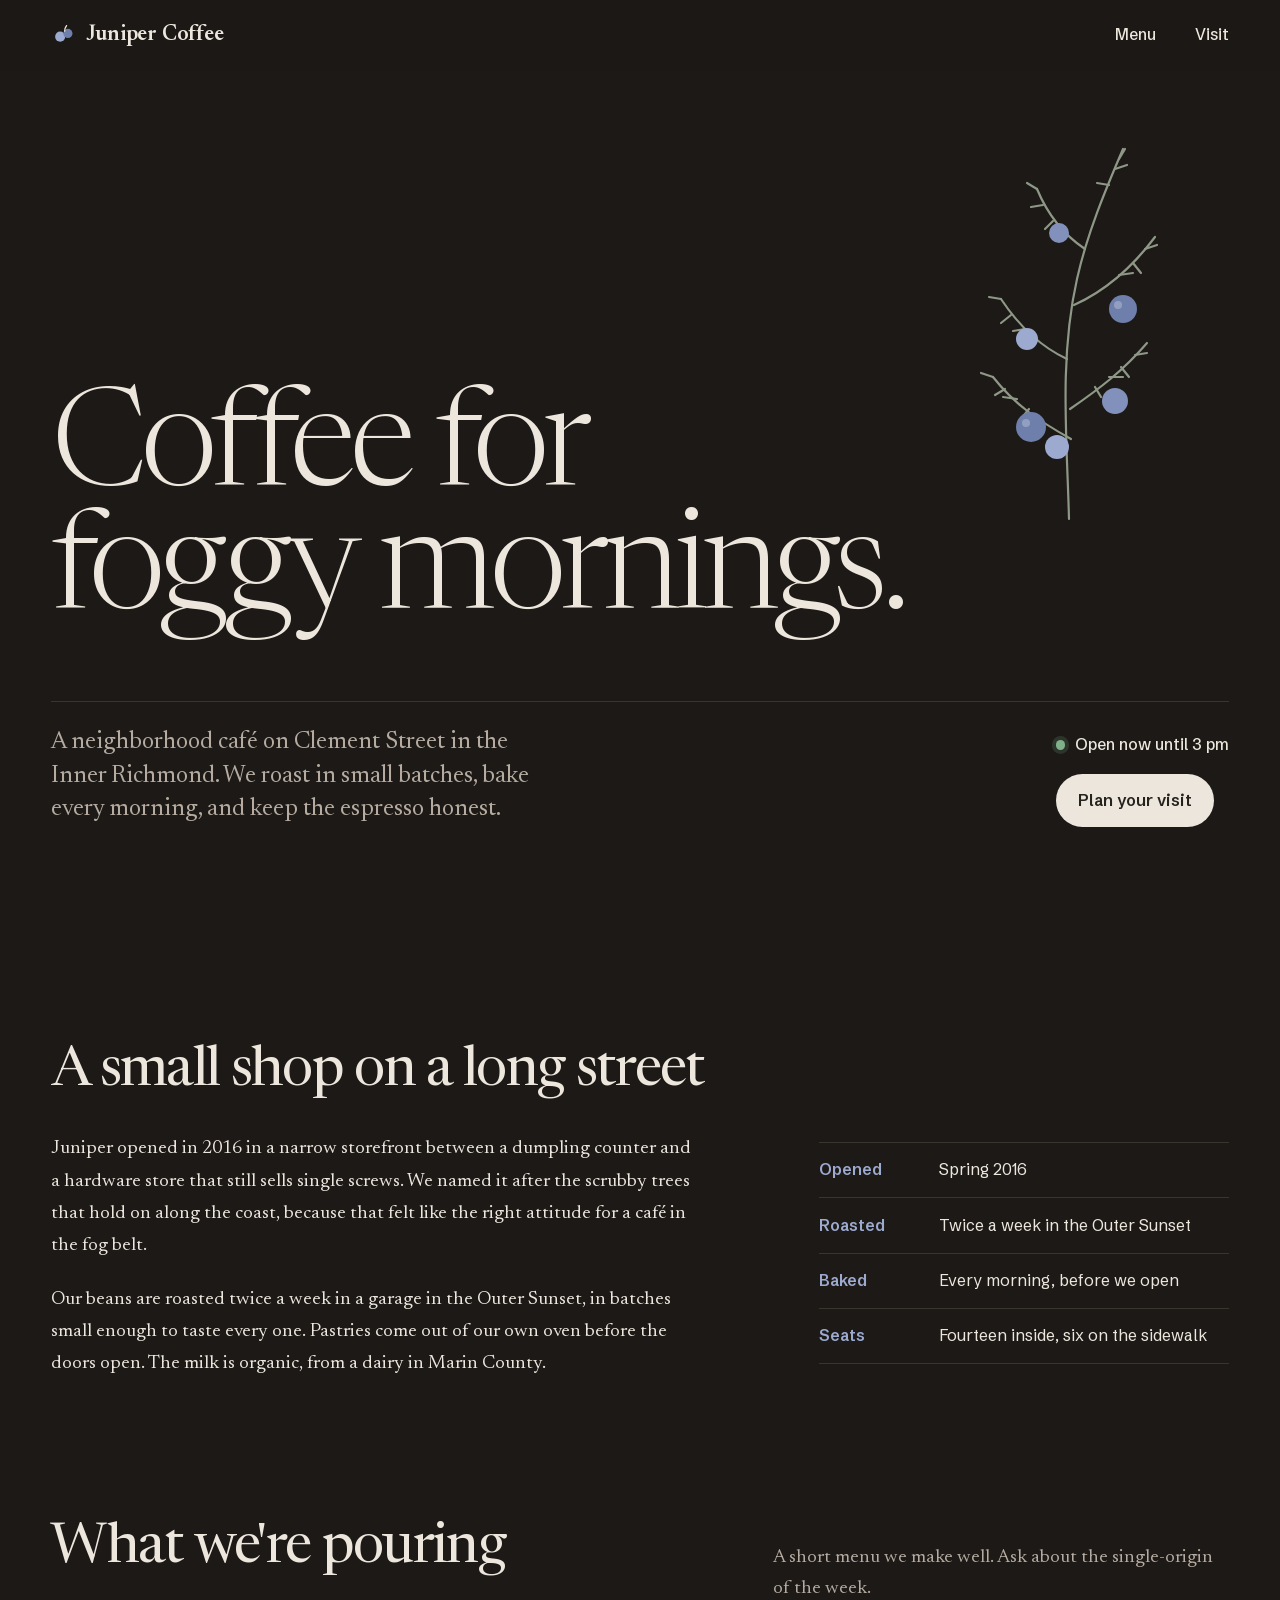
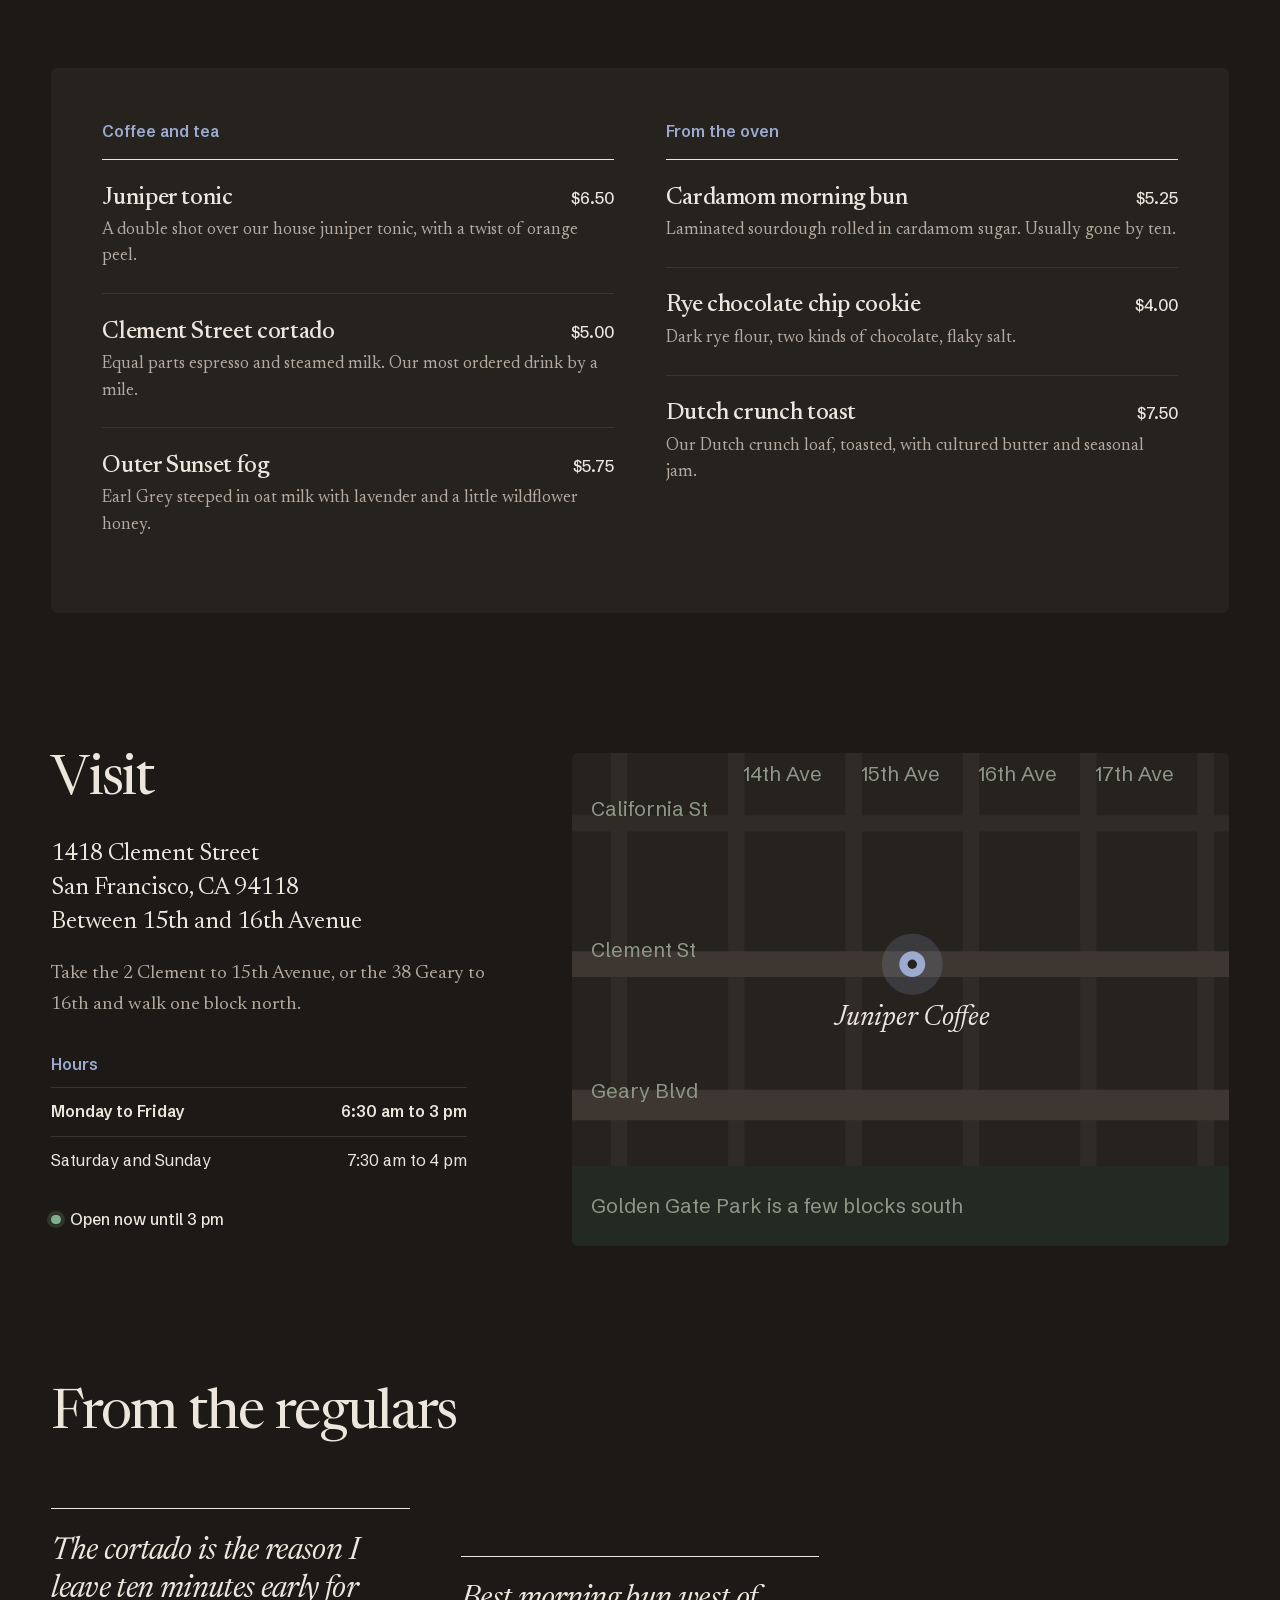
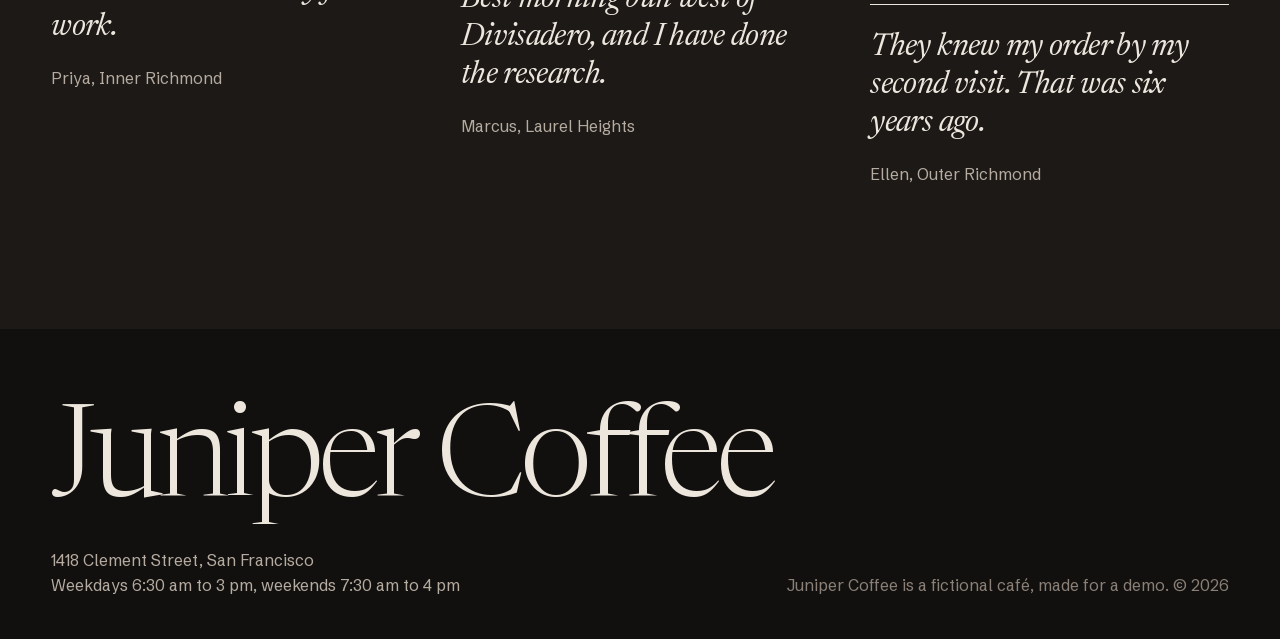
<file: site/index.html>
<!doctype html>
<html lang="en">
<head>
  <meta charset="utf-8">
  <meta name="viewport" content="width=device-width, initial-scale=1">
  <title>Juniper Coffee, Clement Street, San Francisco</title>
  <meta name="description" content="Juniper Coffee is a neighborhood café on Clement Street in San Francisco's Inner Richmond. Espresso, pour-over and morning buns, seven days a week.">
  <meta name="color-scheme" content="dark">
  <meta name="theme-color" content="#1C1916">
  <link rel="icon" href="assets/favicon.svg" type="image/svg+xml">
  <link rel="preload" href="assets/fonts/newsreader-roman.woff2" as="font" type="font/woff2" crossorigin>
  <link rel="stylesheet" href="styles.css">
</head>
<body>
  <a class="skip" href="#main">Skip to content</a>

  <header class="site-header">
    <a class="wordmark" href="#top" aria-label="Juniper Coffee, back to top">
      <svg viewBox="0 0 28 28" aria-hidden="true"><circle cx="10" cy="16" r="5.5" fill="#9DAAD0"/><circle cx="18.5" cy="12.5" r="5" fill="#6F7FAB"/><path d="M17 4c-1.5 2-2.2 3.6-2 6" stroke="currentColor" stroke-width="1.5" fill="none" stroke-linecap="round"/></svg>
      Juniper Coffee
    </a>
    <nav aria-label="Main">
      <a href="#menu">Menu</a>
      <a href="#visit">Visit</a>
    </nav>
  </header>

  <main id="main">
    <section class="hero" id="top">
            <figure class="sprig" aria-hidden="true">
        <svg viewBox="0 0 320 420">
          <g fill="none" stroke="#8E9886" stroke-width="2.2" stroke-linecap="round">
            <path d="M160 410 C158 330 150 250 168 170 C178 125 196 82 214 40"/>
            <path d="M162 330 C130 312 106 296 84 268"/><path d="M161 300 C190 280 214 262 238 234"/>
            <path d="M158 250 C128 236 108 214 92 190"/><path d="M165 196 C196 182 222 160 246 128"/>
            <path d="M176 140 C152 124 138 104 128 80"/>
            <path d="M84 268 l-12 -4 M96 280 l-10 6 M108 290 l-14 -2 M120 300 l-8 10 M226 246 l12 -2 M212 258 l8 10 M200 268 l14 0 M186 278 l6 10 M92 190 l-12 -2 M102 206 l-10 8 M116 220 l-12 2 M236 140 l12 -4 M224 154 l8 10 M210 166 l14 -2 M128 80 l-10 -6 M134 96 l-12 2 M144 112 l-8 8 M206 60 l12 -4 M200 76 l-12 -2 M210 50 l6 -10"/>
          </g>
          <g>
            <circle cx="122" cy="318" r="15" fill="#6F7FAB"/><circle cx="148" cy="338" r="12" fill="#9DAAD0"/>
            <circle cx="206" cy="292" r="13" fill="#8291BC"/><circle cx="118" cy="230" r="11" fill="#9DAAD0"/>
            <circle cx="214" cy="200" r="14" fill="#6F7FAB"/><circle cx="150" cy="124" r="10" fill="#8291BC"/>
            <circle cx="117" cy="314" r="4" fill="#fff" opacity=".25"/><circle cx="209" cy="196" r="4" fill="#fff" opacity=".25"/>
          </g>
        </svg>
      </figure>
      <div class="fog" aria-hidden="true"><span></span><span></span><span></span></div>
      <h1>Coffee for foggy mornings.</h1>
      <div class="hero-foot">
        <p class="lede">A neighborhood café on Clement Street in the Inner Richmond. We roast in small batches, bake every morning, and keep the espresso honest.</p>
        <div class="hero-status">
          <p class="status" data-status><span class="dot"></span><span data-status-text>1418 Clement Street</span></p>
          <a class="button" href="#visit">Plan your visit</a>
        </div>
      </div>
    </section>

    <section class="story" id="story" aria-labelledby="story-title">
      <div class="story-text">
        <h2 id="story-title">A small shop on a long street</h2>
        <p>Juniper opened in 2016 in a narrow storefront between a dumpling counter and a hardware store that still sells single screws. We named it after the scrubby trees that hold on along the coast, because that felt like the right attitude for a café in the fog belt.</p>
        <p>Our beans are roasted twice a week in a garage in the Outer Sunset, in batches small enough to taste every one. Pastries come out of our own oven before the doors open. The milk is organic, from a dairy in Marin County.</p>
      </div>
      <dl class="facts">
        <div><dt>Opened</dt><dd>Spring 2016</dd></div>
        <div><dt>Roasted</dt><dd>Twice a week in the Outer Sunset</dd></div>
        <div><dt>Baked</dt><dd>Every morning, before we open</dd></div>
        <div><dt>Seats</dt><dd>Fourteen inside, six on the sidewalk</dd></div>
      </dl>
    </section>

    <section class="menu" id="menu" aria-labelledby="menu-title">
      <div class="menu-head">
        <h2 id="menu-title">What we're pouring</h2>
        <p>A short menu we make well. Ask about the single-origin of the week.</p>
      </div>
      <div class="menu-groups">
        <div class="menu-group">
          <h3>Coffee and tea</h3>
          <ul>
            <li><div class="item"><span class="name">Juniper tonic</span><span class="price">$6.50</span></div><p>A double shot over our house juniper tonic, with a twist of orange peel.</p></li>
            <li><div class="item"><span class="name">Clement Street cortado</span><span class="price">$5.00</span></div><p>Equal parts espresso and steamed milk. Our most ordered drink by a mile.</p></li>
            <li><div class="item"><span class="name">Outer Sunset fog</span><span class="price">$5.75</span></div><p>Earl Grey steeped in oat milk with lavender and a little wildflower honey.</p></li>
          </ul>
        </div>
        <div class="menu-group">
          <h3>From the oven</h3>
          <ul>
            <li><div class="item"><span class="name">Cardamom morning bun</span><span class="price">$5.25</span></div><p>Laminated sourdough rolled in cardamom sugar. Usually gone by ten.</p></li>
            <li><div class="item"><span class="name">Rye chocolate chip cookie</span><span class="price">$4.00</span></div><p>Dark rye flour, two kinds of chocolate, flaky salt.</p></li>
            <li><div class="item"><span class="name">Dutch crunch toast</span><span class="price">$7.50</span></div><p>Our Dutch crunch loaf, toasted, with cultured butter and seasonal jam.</p></li>
          </ul>
        </div>
      </div>
    </section>

    <section class="visit" id="visit" aria-labelledby="visit-title">
      <div class="visit-text">
        <h2 id="visit-title">Visit</h2>
        <address>
          1418 Clement Street<br>
          San Francisco, CA 94118<br>
          Between 15th and 16th Avenue
        </address>
        <p class="transit">Take the 2 Clement to 15th Avenue, or the 38 Geary to 16th and walk one block north.</p>
        <table class="hours">
          <caption>Hours</caption>
          <tbody>
            <tr data-days="1,2,3,4,5"><th scope="row">Monday to Friday</th><td>6:30 am to 3 pm</td></tr>
            <tr data-days="6,0"><th scope="row">Saturday and Sunday</th><td>7:30 am to 4 pm</td></tr>
          </tbody>
        </table>
        <p class="status" data-status><span class="dot"></span><span data-status-text>Open seven days a week</span></p>
      </div>
      <figure class="map">
        <svg viewBox="0 0 560 420" role="img" aria-labelledby="map-title">
          <title id="map-title">Map showing Juniper Coffee on Clement Street between 15th and 16th Avenue, one block north of Geary Boulevard</title>
          <rect width="560" height="420" fill="#26221E"/>
          <rect x="0" y="352" width="560" height="68" fill="#222A21"/>
          <g stroke="#302B26" stroke-width="14">
            <path d="M0 60H560M0 300H560"/>
            <path d="M40 0V352M140 0V352M240 0V352M340 0V352M440 0V352M540 0V352"/>
          </g>
          <path d="M0 180H560" stroke="#3E3731" stroke-width="22"/>
          <path d="M0 300H560" stroke="#3E3731" stroke-width="26"/>
          <g font-family="Schibsted Grotesk, system-ui, sans-serif" font-size="17" fill="#8E9886">
            <text x="16" y="174">Clement St</text>
            <text x="16" y="294">Geary Blvd</text>
            <text x="16" y="54">California St</text>
            <text x="16" y="392">Golden Gate Park is a few blocks south</text>
            <text x="146" y="24">14th Ave</text><text x="246" y="24">15th Ave</text><text x="346" y="24">16th Ave</text><text x="446" y="24">17th Ave</text>
          </g>
          <g transform="translate(290 180)">
            <circle r="26" fill="#9DAAD0" opacity=".18"/>
            <circle r="11" fill="#9DAAD0"/>
            <circle r="4" fill="#26221E"/>
          </g>
          <text x="290" y="232" text-anchor="middle" font-family="Newsreader, Georgia, serif" font-style="italic" font-size="24" fill="#ECE6DD">Juniper Coffee</text>
        </svg>
      </figure>
    </section>

    <section class="quotes" aria-labelledby="quotes-title">
      <h2 id="quotes-title">From the regulars</h2>
      <div class="quote-list">
        <figure>
          <blockquote>The cortado is the reason I leave ten minutes early for work.</blockquote>
          <figcaption>Priya, Inner Richmond</figcaption>
        </figure>
        <figure>
          <blockquote>Best morning bun west of Divisadero, and I have done the research.</blockquote>
          <figcaption>Marcus, Laurel Heights</figcaption>
        </figure>
        <figure>
          <blockquote>They knew my order by my second visit. That was six years ago.</blockquote>
          <figcaption>Ellen, Outer Richmond</figcaption>
        </figure>
      </div>
    </section>
  </main>

  <footer class="site-footer">
    <p class="footer-mark">Juniper Coffee</p>
    <p>1418 Clement Street, San Francisco<br>Weekdays 6:30 am to 3 pm, weekends 7:30 am to 4 pm</p>
    <p class="fine">Juniper Coffee is a fictional café, made for a demo. &copy; <span data-year>2026</span></p>
  </footer>

  <script src="main.js" defer></script>
</body>
</html>
</file>
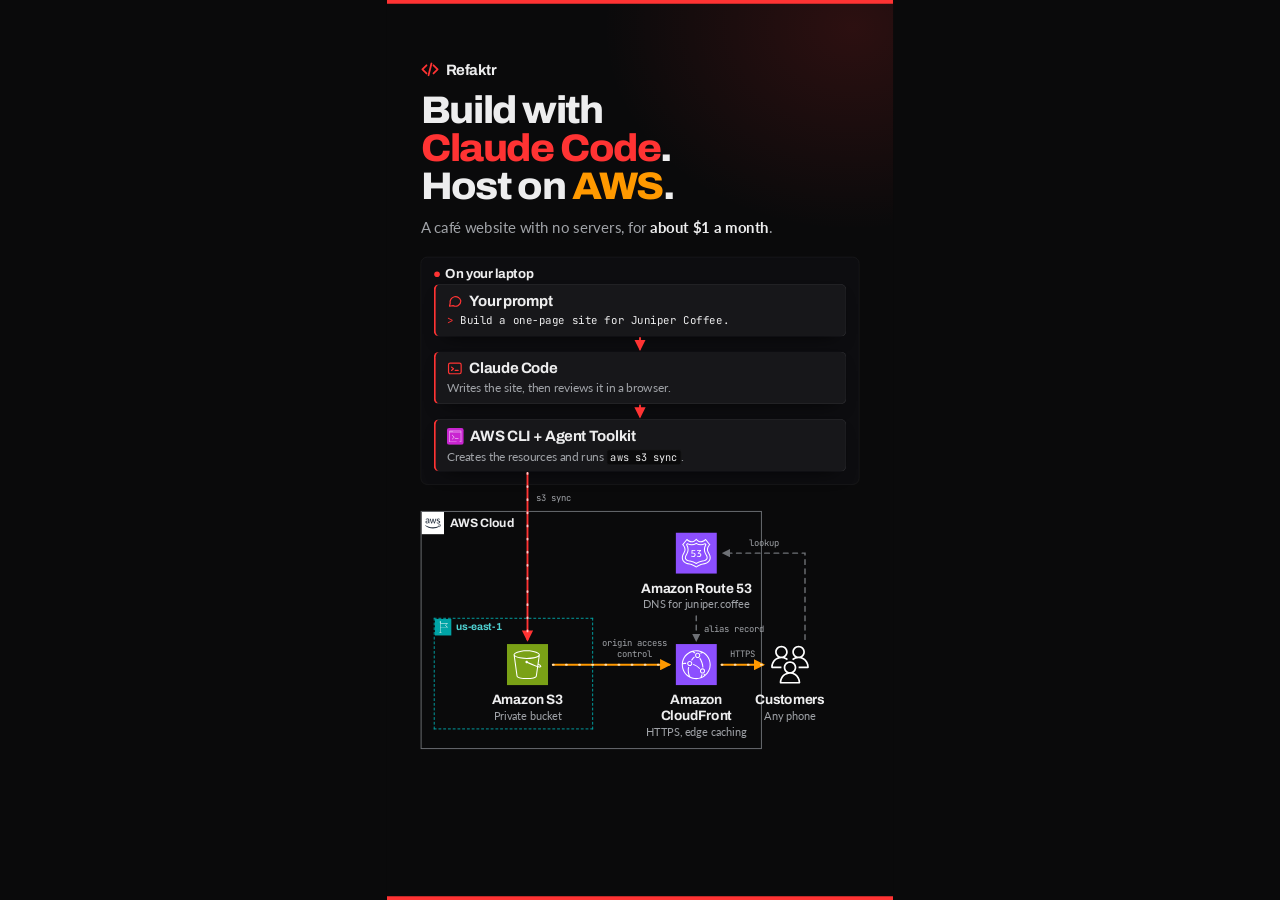
<file: architecture-shorts.html>
<!doctype html>
<html lang="en">
<head>
<meta charset="utf-8">
<meta name="viewport" content="width=device-width, initial-scale=1">
<title>Coffee Site Architecture (Shorts)</title>
<link rel="preconnect" href="https://fonts.googleapis.com">
<link rel="preconnect" href="https://fonts.gstatic.com" crossorigin>
<link href="https://fonts.googleapis.com/css2?family=Archivo:wdth,wght@100..125,500..800&family=Lato:wght@400;700&family=JetBrains+Mono:wght@400;500&display=swap" rel="stylesheet">
<style>
  :root {
    --bg: #0a0a0b;
    --surface: #121214;
    --surface-2: #17171a;
    --border: #232326;
    --border-strong: #303034;
    --text: #ededee;
    --text-secondary: #a0a3a8;
    --text-tertiary: #6e7176;
    --red: #ff3333;
    --aws: #ff9900;
    --font-display: "Archivo", "Lato", -apple-system, sans-serif;
    --font-sans: "Lato", -apple-system, BlinkMacSystemFont, "Segoe UI", Helvetica, Arial, sans-serif;
    --font-mono: "JetBrains Mono", ui-monospace, "SF Mono", Menlo, monospace;
  }
  * { box-sizing: border-box; margin: 0; padding: 0; }
  html, body { height: 100%; }
  body {
    background: var(--bg);
    color: var(--text);
    font-family: var(--font-sans);
    overflow: hidden;
    -webkit-font-smoothing: antialiased;
  }

  /* Fixed 1080x1920 (9:16) stage for YouTube Shorts, scaled to fit any window for screen recording.
     Everything that matters sits above y=1600 and left of x=940, clear of the Shorts title and action rail. */
  .viewport { position: fixed; inset: 0; overflow: hidden; }
  .stage {
    width: 1080px; height: 1920px;
    position: absolute; left: 50%; top: 50%;
    transform-origin: center center;
    transform: translate(-50%, -50%);
    background:
      radial-gradient(760px 620px at 92% 3%, rgba(255, 51, 51, 0.14), transparent 70%),
      var(--bg);
    overflow: hidden;
  }
  .stage::before, .stage::after {
    content: ""; position: absolute; left: 0; right: 0; height: 8px; background: var(--red);
  }
  .stage::before { top: 0; }
  .stage::after { bottom: 0; }

  /* Header */
  .brand {
    position: absolute; left: 72px; top: 128px;
    display: flex; align-items: center; gap: 14px;
    font-family: var(--font-display); font-weight: 700; font-size: 32px; letter-spacing: -0.02em;
  }
  .brand svg { width: 40px; height: 40px; }
  .headline {
    position: absolute; left: 72px; top: 196px;
    font-family: var(--font-display); font-weight: 800; font-stretch: 105%;
    font-size: 82px; line-height: 0.98; letter-spacing: -0.04em;
  }
  .headline .accent { color: var(--red); }
  .headline .accent-aws { color: var(--aws); }
  .lede {
    position: absolute; left: 72px; top: 462px; max-width: 900px;
    font-size: 32px; line-height: 1.35; color: var(--text-secondary);
  }
  .lede strong { color: var(--text); font-weight: 700; }

  /* Zones */
  .zone {
    position: absolute;
    border: 1px solid var(--border); border-radius: 14px;
    background: rgba(18, 18, 20, 0.55);
  }
  .zone.build { left: 72px; top: 548px; width: 936px; height: 486px; }
  .zone-title {
    position: absolute; left: 28px; top: 20px;
    font-family: var(--font-display); font-weight: 700; font-size: 28px; letter-spacing: -0.01em;
    display: flex; align-items: center; gap: 12px;
  }
  .zone-title::before { content: ""; width: 12px; height: 12px; border-radius: 50%; background: var(--red); }

  /* Nodes */
  .node {
    position: absolute; left: 100px; width: 880px; height: 112px;
    padding: 18px 24px;
    background: var(--surface-2);
    border: 1px solid var(--border-strong);
    border-left: 4px solid var(--red);
    border-radius: 12px;
    box-shadow: 0 18px 40px -24px rgba(0, 0, 0, 0.9);
  }
  .node-head { display: flex; align-items: center; gap: 14px; margin-bottom: 8px; }
  .node-head svg { width: 34px; height: 34px; flex: none; color: var(--red); }
  .node-head svg.aws-icon { width: 36px; height: 36px; border-radius: 5px; }
  .node h3 {
    font-family: var(--font-display); font-weight: 700; font-size: 32px; letter-spacing: -0.02em; line-height: 1.05;
  }
  .node p { font-size: 25px; line-height: 1.3; color: var(--text-secondary); white-space: nowrap; }
  .node code {
    font-family: var(--font-mono); font-size: 22px; color: var(--text);
    background: var(--bg); border: 1px solid var(--border); border-radius: 5px; padding: 1px 7px;
  }
  .node .prompt { font-family: var(--font-mono); font-size: 23px; line-height: 1.4; color: var(--text); }
  .node .prompt::before { content: "> "; color: var(--red); }

  /* AWS architecture diagram conventions: groups and service icons */
  .aws-cloud {
    position: absolute; left: 72px; top: 1090px; width: 728px; height: 508px;
    border: 2px solid #6e7176;
  }
  .region {
    position: absolute; left: 100px; top: 1318px; width: 340px; height: 238px;
    border: 2px dashed #00a4a6;
  }
  .group-head {
    position: absolute; left: 0; top: 0;
    display: flex; align-items: center; gap: 12px;
    font-family: var(--font-display); font-weight: 700; font-size: 26px; letter-spacing: -0.01em;
  }
  .aws-cloud .group-head svg { width: 48px; height: 48px; display: block; }
  .region .group-head { font-size: 22px; color: #4fd1d2; gap: 10px; }
  .region .group-head svg { width: 36px; height: 36px; display: block; }

  .svc {
    position: absolute; width: 300px;
    display: flex; flex-direction: column; align-items: center; text-align: center;
  }
  .svc .tile { width: 88px; height: 88px; display: block; margin-bottom: 14px; }
  .svc h3 { font-family: var(--font-display); font-weight: 700; font-size: 29px; letter-spacing: -0.015em; line-height: 1.15; }
  .svc p { font-size: 23px; color: var(--text-secondary); margin-top: 4px; }

  /* Connectors */
  svg.wires { position: absolute; inset: 0; width: 1080px; height: 1920px; pointer-events: none; overflow: visible; }
  .wire { fill: none; stroke-width: 4; stroke-linecap: round; }
  .wire.build { stroke: var(--red); }
  .wire.aws { stroke: var(--aws); }
  .wire.dns { stroke: var(--text-tertiary); stroke-dasharray: 10 10; stroke-width: 3; }
  .flow { fill: none; stroke-width: 4; stroke-linecap: round; stroke-dasharray: 2 26; opacity: 0.95; }
  .flow.build { stroke: #ffd0d0; }
  .flow.aws { stroke: #ffe2b8; }
  .wire-label { font-family: var(--font-mono); font-size: 19px; fill: var(--text-secondary); }

  /* Shorts UI safe-zone guides, shown only with ?guides in the URL */
  .guide { display: none; position: absolute; background: rgba(0, 164, 166, 0.16); border: 2px dashed rgba(79, 209, 210, 0.7);
    font-family: var(--font-mono); font-size: 20px; color: #4fd1d2; padding: 10px 14px; pointer-events: none; }
  .show-guides .guide { display: block; }

  /* One orchestrated load sequence: pieces arrive in the order the work flows */
  @media (prefers-reduced-motion: no-preference) {
    .seq { opacity: 0; animation: arrive 0.6s cubic-bezier(.2,.7,.2,1) forwards; animation-delay: calc(var(--i) * 180ms + 200ms); }
    @keyframes arrive { from { opacity: 0; transform: translateY(12px); } to { opacity: 1; transform: none; } }
    .flow { animation: travel 1.4s linear infinite; }
    @keyframes travel { to { stroke-dashoffset: -28; } }
  }
  @media (prefers-reduced-motion: reduce) {
    .flow { display: none; }
  }
</style>
</head>
<body>
<div class="viewport">
<main class="stage" id="stage" aria-label="Architecture diagram: a coffee shop website built with Claude Code and hosted on AWS">

  <div class="brand">
    <svg viewBox="0 0 32 32" fill="none" stroke="#ff3333" stroke-width="3" stroke-linecap="round" stroke-linejoin="round" aria-hidden="true">
      <path d="M10 9 3 16l7 7M22 9l7 7-7 7M18.5 6l-5 20"/>
    </svg>
    Refaktr
  </div>

  <h1 class="headline">Build with<br><span class="accent">Claude Code</span>.<br>Host on <span class="accent-aws">AWS</span>.</h1>
  <p class="lede">A café website with no servers, for <strong>about $1 a month</strong>.</p>

  <!-- On your laptop -->
  <section class="zone build seq" style="--i:0" aria-label="On your laptop">
    <div class="zone-title">On your laptop</div>
  </section>

  <div class="node seq" style="--i:1; top:606px;">
    <div class="node-head"><svg viewBox="0 0 24 24" fill="none" stroke="currentColor" stroke-width="1.8" stroke-linecap="round" stroke-linejoin="round" aria-hidden="true"><path d="M21 12a8 8 0 0 1-11.6 7.1L4 20l1-4.6A8 8 0 1 1 21 12Z"/></svg><h3>Your prompt</h3></div>
    <p class="prompt">Build a one-page site for Juniper Coffee.</p>
  </div>

  <div class="node seq" style="--i:2; top:750px;">
    <div class="node-head"><svg viewBox="0 0 24 24" fill="none" stroke="currentColor" stroke-width="1.8" stroke-linecap="round" stroke-linejoin="round" aria-hidden="true"><rect x="2.5" y="4" width="19" height="16" rx="2.5"/><path d="m7 10 3 2.5L7 15M12.5 15H17"/></svg><h3>Claude Code</h3></div>
    <p>Writes the site, then reviews it in a browser.</p>
  </div>

  <div class="node seq" style="--i:3; top:894px;">
    <div class="node-head"><svg class="aws-icon" viewBox="0 0 80 80" xmlns="http://www.w3.org/2000/svg" aria-hidden="true"><g stroke="none" stroke-width="1" fill="none" fill-rule="evenodd"><g fill="#C925D1"><rect x="0" y="0" width="80" height="80"></rect></g><path d="M12,13 L12,67 L46,67 L46,65 L14,65 L14,23 L66,23 L66,65 L59,65 L59,67 L68,67 L68,13 L12,13 Z M14,21 L66,21 L66,15 L14,15 L14,21 Z M25,19 L27.001,19 L27.001,16.999 L25,16.999 L25,19 Z M21,19 L23,19 L23,16.999 L21,16.999 L21,19 Z M17,19 L19,19 L19,16.999 L17,16.999 L17,19 Z M23.326,33.432 L33.406,43.514 L23.326,53.594 L24.74,55.008 L36.234,43.514 L24.74,32.018 L23.326,33.432 Z M38,51 L55,51 L55,49 L38,49 L38,51 Z" fill="#FFFFFF"></path></g></svg><h3>AWS CLI + Agent Toolkit</h3></div>
    <p>Creates the resources and runs <code>aws s3 sync</code>.</p>
  </div>

  <!-- AWS -->
  <section class="aws-cloud seq" style="--i:4" aria-label="AWS Cloud">
    <div class="group-head"><svg class="aws-badge" viewBox="0 0 40 40" xmlns="http://www.w3.org/2000/svg" aria-hidden="true"><g stroke="none" stroke-width="1" fill="none" fill-rule="evenodd"><rect fill="#FFFFFF" x="0" y="0" width="40" height="40"></rect><path d="M32.6982,23.9008 C33.0592,24.3698 32.2982,26.2998 31.9572,27.1638 C31.8532,27.4258 32.0752,27.5288 32.3072,27.3318 C33.8202,26.0478 34.2122,23.3568 33.9012,22.9688 C33.5942,22.5828 30.9502,22.2518 29.3382,23.4008 C29.0892,23.5778 29.1322,23.8218 29.4072,23.7898 C30.3152,23.6778 32.3382,23.4328 32.6982,23.9008 L32.6982,23.9008 Z M31.8562,25.9098 C32.3742,25.5318 31.9302,24.9688 31.4022,25.1898 C27.8892,26.6538 24.0752,27.3628 20.6022,27.3628 C15.4592,27.3628 10.4752,25.9738 6.4462,23.6678 C6.0942,23.4658 5.8332,23.8228 6.1272,24.0818 C9.8602,27.3978 14.7962,29.3908 20.2742,29.3908 C24.1842,29.3908 28.7252,28.1828 31.8562,25.9098 L31.8562,25.9098 Z M29.7122,20.6948 C29.2142,20.6948 28.7272,20.6418 28.2532,20.5338 C27.7772,20.4248 27.4132,20.3018 27.1602,20.1608 C27.0052,20.0768 26.9082,19.9888 26.8692,19.9028 C26.8312,19.8148 26.8112,19.7288 26.8112,19.6428 L26.8112,19.1738 C26.8112,18.9798 26.8842,18.8808 27.0272,18.8808 C27.0822,18.8808 27.1402,18.8938 27.2002,18.9138 C27.2612,18.9368 27.3412,18.9688 27.4412,19.0118 C27.7612,19.1528 28.1082,19.2598 28.4852,19.3358 C28.8612,19.4108 29.2362,19.4488 29.6112,19.4488 C30.2082,19.4488 30.6692,19.3468 30.9952,19.1408 C31.3222,18.9368 31.4842,18.6458 31.4842,18.2678 C31.4842,18.0078 31.3992,17.7928 31.2272,17.6188 C31.0562,17.4448 30.7382,17.2858 30.2752,17.1338 L28.9002,16.7128 C28.2032,16.4968 27.6982,16.1838 27.3832,15.7748 C27.0682,15.3628 26.9112,14.9158 26.9112,14.4278 C26.9112,14.0408 26.9962,13.6988 27.1692,13.4008 C27.3392,13.1038 27.5642,12.8508 27.8452,12.6398 C28.1302,12.4298 28.4592,12.2718 28.8342,12.1618 C29.2082,12.0548 29.6062,11.9998 30.0262,11.9998 C30.2362,11.9998 30.4492,12.0138 30.6662,12.0408 C30.8812,12.0668 31.0852,12.1028 31.2782,12.1458 C31.4712,12.1908 31.6512,12.2388 31.8162,12.2918 C31.9822,12.3468 32.1142,12.4008 32.2152,12.4538 C32.3462,12.5288 32.4392,12.6048 32.4962,12.6808 C32.5512,12.7558 32.5792,12.8578 32.5792,12.9888 L32.5792,13.4248 C32.5792,13.6198 32.5072,13.7158 32.3622,13.7158 C32.2852,13.7158 32.1652,13.6798 31.9982,13.6038 C31.4582,13.3648 30.8482,13.2478 30.1772,13.2478 C29.6352,13.2478 29.2142,13.3338 28.9162,13.5058 C28.6172,13.6798 28.4682,13.9548 28.4682,14.3328 C28.4682,14.5908 28.5622,14.8098 28.7512,14.9878 C28.9392,15.1658 29.2862,15.3358 29.7952,15.4988 L31.1372,15.9208 C31.8222,16.1348 32.3112,16.4328 32.6032,16.8088 C32.8972,17.1878 33.0442,17.6188 33.0442,18.1038 C33.0442,18.5048 32.9612,18.8638 32.7942,19.1818 C32.6282,19.5008 32.3992,19.7718 32.1052,19.9988 C31.8132,20.2258 31.4632,20.3978 31.0542,20.5168 C30.6442,20.6368 30.1972,20.6948 29.7122,20.6948 L29.7122,20.6948 Z M17.5472,20.4508 C17.3812,20.4508 17.2602,20.4238 17.1822,20.3638 C17.1042,20.3028 17.0382,20.1828 16.9832,19.9988 L14.7612,12.8418 C14.7082,12.6578 14.6792,12.5348 14.6792,12.4708 C14.6792,12.3198 14.7572,12.2438 14.9122,12.2438 L15.8392,12.2438 C16.0162,12.2438 16.1402,12.2738 16.2132,12.3338 C16.2842,12.3918 16.3472,12.5118 16.4022,12.6978 L17.9932,18.8178 L19.4702,12.6978 C19.5142,12.5118 19.5742,12.3918 19.6512,12.3338 C19.7282,12.2738 19.8552,12.2438 20.0312,12.2438 L20.7962,12.2438 C20.9712,12.2438 21.0982,12.2738 21.1762,12.3338 C21.2532,12.3918 21.3142,12.5118 21.3582,12.6978 L22.8512,18.8988 L24.4912,12.6978 C24.5462,12.5118 24.6092,12.3918 24.6812,12.3338 C24.7542,12.2738 24.8772,12.2438 25.0542,12.2438 L25.9322,12.2438 C26.0882,12.2438 26.1652,12.3198 26.1652,12.4708 C26.1652,12.5118 26.1582,12.5618 26.1492,12.6148 C26.1362,12.6708 26.1162,12.7458 26.0812,12.8418 L23.7952,19.9988 C23.7402,20.1828 23.6732,20.3028 23.5952,20.3638 C23.5182,20.4238 23.3962,20.4508 23.2312,20.4508 L22.4182,20.4508 C22.2422,20.4508 22.1152,20.4208 22.0382,20.3568 C21.9612,20.2918 21.9002,20.1658 21.8562,19.9838 L20.3802,14.0238 L18.9232,19.9838 C18.8792,20.1658 18.8172,20.2918 18.7402,20.3568 C18.6622,20.4208 18.5362,20.4508 18.3592,20.4508 L17.5472,20.4508 Z M9.9392,19.4488 C10.2502,19.4488 10.5752,19.3918 10.9182,19.2788 C11.2602,19.1648 11.5582,18.9688 11.8122,18.6868 C11.9682,18.5148 12.0742,18.3178 12.1362,18.0958 C12.1962,17.8758 12.2252,17.6088 12.2252,17.2948 L12.2252,16.9068 C11.9512,16.8418 11.6612,16.7908 11.3562,16.7528 C11.0522,16.7158 10.7572,16.6958 10.4692,16.6958 C9.8402,16.6958 9.3692,16.8198 9.0612,17.0688 C8.7522,17.3168 8.5962,17.6718 8.5962,18.1388 C8.5962,18.5698 8.7132,18.8948 8.9452,19.1168 C9.1772,19.3388 9.5092,19.4488 9.9392,19.4488 L9.9392,19.4488 Z M13.7852,18.0408 C13.7852,18.3858 13.8202,18.6598 13.8922,18.8658 C13.9652,19.0718 14.0672,19.2938 14.1992,19.5298 C14.2432,19.6058 14.2652,19.6758 14.2652,19.7388 C14.2652,19.8378 14.2042,19.9298 14.0832,20.0148 L13.4862,20.4048 C13.3982,20.4578 13.3152,20.4858 13.2382,20.4858 C13.1372,20.4858 13.0442,20.4428 12.9562,20.3568 C12.8222,20.2258 12.7102,20.0838 12.6172,19.9268 C12.5212,19.7708 12.4252,19.5878 12.3262,19.3828 C11.5852,20.2358 10.6582,20.6628 9.5422,20.6628 C8.7462,20.6628 8.1162,20.4428 7.6512,19.9988 C7.1882,19.5568 6.9562,18.9628 6.9562,18.2188 C6.9562,17.4318 7.2432,16.7958 7.8192,16.3158 C8.3922,15.8358 9.1672,15.5948 10.1382,15.5948 C10.4592,15.5948 10.7932,15.6198 11.1412,15.6678 C11.4882,15.7158 11.8512,15.7848 12.2252,15.8708 L12.2252,15.1918 C12.2252,14.4898 12.0782,13.9958 11.7792,13.7088 C11.4812,13.4228 10.9682,13.2808 10.2392,13.2808 C9.9062,13.2808 9.5662,13.3198 9.2182,13.4008 C8.8712,13.4818 8.5302,13.5868 8.1992,13.7158 C8.0442,13.7808 7.9332,13.8218 7.8682,13.8378 C7.8022,13.8538 7.7522,13.8618 7.7192,13.8618 C7.5872,13.8618 7.5192,13.7658 7.5192,13.5698 L7.5192,13.1178 C7.5192,12.9658 7.5432,12.8578 7.5872,12.7948 C7.6312,12.7288 7.7192,12.6638 7.8522,12.5998 C8.1832,12.4368 8.5812,12.2968 9.0442,12.1788 C9.5092,12.0598 10.0002,11.9998 10.5202,11.9998 C11.6462,11.9998 12.4722,12.2528 12.9972,12.7528 C13.5212,13.2548 13.7852,14.0128 13.7852,15.0278 L13.7852,18.0408 Z" fill="#232F3E"></path></g></svg><span>AWS Cloud</span></div>
  </section>
  <section class="region seq" style="--i:5" aria-label="Region us-east-1">
    <div class="group-head"><svg class="region-icon" viewBox="0 0 40 40" xmlns="http://www.w3.org/2000/svg" aria-hidden="true"><g stroke="none" stroke-width="1" fill="none" fill-rule="evenodd"><rect fill="#00A4A6" x="0" y="0" width="40" height="40"></rect><path d="M14,20.026 L14,11.026 L29.293,11.026 L25.146,15.172 C24.951,15.368 24.951,15.684 25.146,15.88 L29.293,20.026 L14,20.026 Z M26.207,15.526 L30.854,10.88 C30.996,10.736 31.039,10.522 30.962,10.335 C30.885,10.148 30.702,10.026 30.5,10.026 L14,10.026 L14,8.97 C14.596,8.76 15.026,8.198 15.026,7.531 C15.026,6.687 14.34,6 13.495,6 C12.65,6 11.963,6.687 11.963,7.531 C11.963,8.201 12.398,8.766 13,8.973 L13,33.026 L10,33.026 L10,34.026 L17,34.026 L17,33.026 L14,33.026 L14,21.026 L30.5,21.026 C30.702,21.026 30.885,20.904 30.962,20.717 C31.039,20.53 30.996,20.316 30.854,20.172 L26.207,15.526 Z" fill="#FFFFFF"></path></g></svg><span>us-east-1</span></div>
  </section>

  <figure class="svc seq" style="--i:6; left:510px; top:1136px;">
    <svg class="tile" viewBox="0 0 80 80" xmlns="http://www.w3.org/2000/svg" aria-hidden="true"><g stroke="none" stroke-width="1" fill="none" fill-rule="evenodd"><g fill="#8C4FFF"><rect x="0" y="0" width="80" height="80"></rect></g><path d="M48.692,40.6795109 C49.431,41.3627732 49.801,42.2781246 49.801,43.4275659 C49.801,44.678046 49.351,45.6764293 48.452,46.4227159 C47.552,47.1700028 46.343,47.543146 44.826,47.543146 C43.627,47.543146 42.44,47.2870477 41.266,46.7768518 L41.266,45.2452638 C42.657,45.7054405 43.843,45.9345284 44.826,45.9345284 C45.796,45.9345284 46.542,45.7174451 47.065,45.2842788 C47.588,44.8501121 47.849,44.2308744 47.849,43.4275659 C47.849,41.8829729 46.874,41.1106764 44.921,41.1106764 C44.309,41.1106764 43.703,41.1426887 43.103,41.2057129 L43.103,39.9432282 L47.123,35.5585448 L41.458,35.5585448 L41.458,33.9889422 L49.247,33.9889422 L49.247,35.5015229 L45.304,39.6751253 C45.369,39.6621203 45.431,39.656118 45.496,39.656118 L45.687,39.656118 C46.951,39.656118 47.952,39.9972489 48.692,40.6795109 M37.574,40.3453826 C38.351,41.0726618 38.74,42.0740463 38.74,43.349536 C38.74,44.6010165 38.288,45.6124048 37.381,46.3847013 C36.475,47.1569978 35.283,47.543146 33.803,47.543146 C32.503,47.543146 31.284,47.2870477 30.148,46.7768518 L30.148,45.2452638 C31.564,45.7054405 32.776,45.9345284 33.784,45.9345284 C34.754,45.9345284 35.497,45.7154443 36.013,45.2742749 C36.53,44.834106 36.789,44.1998624 36.789,43.3695437 C36.789,42.4631957 36.546,41.8059434 36.061,41.3977867 C35.576,40.9896299 34.785,40.7845512 33.688,40.7845512 C32.897,40.7845512 31.909,40.8495762 30.722,40.976625 L30.722,39.7131399 L31.086,33.9889422 L38.071,33.9889422 L38.071,35.5585448 L32.693,35.5585448 L32.444,39.4450369 C33.146,39.3179882 33.777,39.2539636 34.338,39.2539636 C35.716,39.2539636 36.795,39.617103 37.574,40.3453826 M51.957,54.37777 C47.103,55.250105 42.852,57.2268639 40,58.8374822 C37.147,57.2268639 32.896,55.250105 28.043,54.37777 C26.677,54.1326759 19.869,52.7111302 19.869,48.7756192 C19.869,46.951919 20.522,45.7424547 21.776,43.5826255 C23.274,40.9996338 25.138,37.7843994 25.138,33.1556222 C25.138,29.8473521 24.271,26.6751342 22.559,23.7149977 C22.76,23.4669025 22.965,23.2158061 23.171,22.9627089 C25.707,24.2301955 28.347,24.8724421 31.031,24.8724421 C34.311,24.8724421 37.325,24.0111114 40,22.3114589 C42.674,24.0111114 45.688,24.8724421 48.968,24.8724421 C51.652,24.8724421 54.293,24.2301955 56.829,22.9627089 C57.034,23.2158061 57.239,23.4669025 57.44,23.7149977 C55.728,26.6751342 54.861,29.8473521 54.861,33.1556222 C54.861,37.7843994 56.725,40.9996338 58.226,43.586627 C59.477,45.7424547 60.13,46.951919 60.13,48.7756192 C60.13,52.7111302 53.322,54.1326759 51.957,54.37777 M56.861,33.1556222 C56.861,29.9974097 57.752,26.9702475 59.507,24.1581679 C59.735,23.7950284 59.706,23.3278491 59.434,22.9957216 C58.926,22.3734827 58.393,21.7182311 57.867,21.0669811 C57.562,20.6898363 57.032,20.5857963 56.606,20.8198862 C54.143,22.1814089 51.574,22.8716739 48.968,22.8716739 C45.824,22.8716739 43.077,22.0263494 40.569,20.2886823 C40.227,20.0515912 39.772,20.0515912 39.43,20.2886823 C36.922,22.0263494 34.175,22.8716739 31.031,22.8716739 C28.425,22.8716739 25.856,22.1814089 23.393,20.8198862 C22.968,20.5857963 22.437,20.6898363 22.132,21.0669811 C21.606,21.7182311 21.073,22.3734827 20.565,22.9957216 C20.294,23.3278491 20.264,23.7950284 20.492,24.1581679 C22.248,26.9702475 23.138,29.9974097 23.138,33.1556222 C23.138,37.2461927 21.423,40.2023277 20.045,42.581241 C18.695,44.9041328 17.869,46.4467251 17.869,48.7756192 C17.869,54.1646882 25.385,55.9343677 27.689,56.3475263 C32.549,57.2208616 36.793,59.2806524 39.497,60.8542565 C39.652,60.9452915 39.826,60.9903088 40,60.9903088 C40.173,60.9903088 40.347,60.9452915 40.503,60.8542565 C43.207,59.2806524 47.45,57.2208616 52.31,56.3475263 C54.614,55.9343677 62.13,54.1646882 62.13,48.7756192 C62.13,46.4467251 61.304,44.9041328 59.954,42.5782399 C58.576,40.2023277 56.861,37.2461927 56.861,33.1556222 M52.994,60.1569888 C46.863,61.2594121 41.723,64.556678 40,65.7641416 C38.276,64.556678 33.136,61.2594121 27.005,60.1569888 C14.937,57.9891566 14,50.8974338 14,48.7756192 C14,45.2852792 15.371,42.9233724 16.697,40.6374948 C17.961,38.4596586 19.268,36.2067937 19.268,33.1556222 C19.268,28.3357718 16.485,24.9314648 15.112,23.5459328 C16.556,21.7892584 20.204,17.3415508 22.003,15.0236609 C24.729,17.5966487 27.898,19.0001876 31.031,19.0001876 C34.509,19.0001876 37.385,17.5846441 40,14.5644846 C42.614,17.5846441 45.49,19.0001876 48.968,19.0001876 C52.101,19.0001876 55.27,17.5966487 57.997,15.0236609 C59.796,17.3415508 63.443,21.7892584 64.887,23.5459328 C63.514,24.9314648 60.731,28.3357718 60.731,33.1556222 C60.731,36.2067937 62.039,38.4596586 63.302,40.6374948 C64.629,42.9233724 66,45.2852792 66,48.7756192 C66,50.8974338 65.062,57.9891566 52.994,60.1569888 M65.032,39.6341095 C63.797,37.5052922 62.731,35.6675867 62.731,33.1556222 C62.731,27.867592 66.847,24.4472789 66.887,24.4152666 C67.094,24.2472021 67.226,24.0031083 67.254,23.7370062 C67.28,23.470904 67.2,23.2058022 67.03,22.9997231 C66.963,22.9196924 60.408,14.9726413 58.906,12.9138509 C58.73,12.6727583 58.457,12.5227007 58.159,12.5046938 C57.86,12.4826853 57.572,12.601731 57.368,12.8198148 C54.848,15.5148495 51.866,16.9994194 48.968,16.9994194 C45.764,16.9994194 43.244,15.5718713 40.794,12.3706423 C40.415,11.8764526 39.585,11.8764526 39.206,12.3706423 C36.755,15.5718713 34.235,16.9994194 31.031,16.9994194 C28.133,16.9994194 25.151,15.5148495 22.631,12.8198148 C22.427,12.601731 22.137,12.4776834 21.84,12.5046938 C21.543,12.5227007 21.269,12.6727583 21.093,12.9138509 C19.591,14.9726413 13.036,22.9196924 12.969,22.9997231 C12.8,23.2058022 12.72,23.470904 12.747,23.7360058 C12.773,24.0011076 12.904,24.2452013 13.11,24.4132658 C13.152,24.4472789 17.268,27.867592 17.268,33.1556222 C17.268,35.6675867 16.202,37.5052922 14.967,39.6341095 C13.576,42.0310298 12,44.7470725 12,48.7756192 C12,55.487196 17.477,60.4781121 26.652,62.1267451 C33.559,63.3682217 39.334,67.7489036 39.391,67.7939209 C39.57,67.9309735 39.785,68 40,68 C40.214,68 40.429,67.9309735 40.609,67.7929205 C40.667,67.7489036 46.422,63.3712229 53.347,62.1267451 C62.522,60.4781121 68,55.487196 68,48.7756192 C68,44.7470725 66.423,42.0310298 65.032,39.6341095" fill="#FFFFFF"></path></g></svg>
    <figcaption><h3>Amazon Route 53</h3><p>DNS for juniper.coffee</p></figcaption>
  </figure>

  <figure class="svc seq" style="--i:5; left:150px; top:1374px;">
    <svg class="tile" viewBox="0 0 80 80" xmlns="http://www.w3.org/2000/svg" aria-hidden="true"><g stroke="none" stroke-width="1" fill="none" fill-rule="evenodd"><g fill="#7AA116"><rect x="0" y="0" width="80" height="80"></rect></g><g transform="translate(12.999900, 11.999600)" fill="#FFFFFF"><path d="M47.836,30.893 L48.22,28.189 C51.761,30.31 51.807,31.186 51.8060132,31.21 C51.8,31.215 51.196,31.719 47.836,30.893 L47.836,30.893 Z M45.893,30.353 C39.773,28.501 31.25,24.591 27.801,22.961 C27.801,22.947 27.805,22.934 27.805,22.92 C27.805,21.595 26.727,20.517 25.401,20.517 C24.077,20.517 22.999,21.595 22.999,22.92 C22.999,24.245 24.077,25.323 25.401,25.323 C25.983,25.323 26.511,25.106 26.928,24.761 C30.986,26.682 39.443,30.535 45.608,32.355 L43.17,49.561 C43.163,49.608 43.16,49.655 43.16,49.702 C43.16,51.217 36.453,54 25.494,54 C14.419,54 7.641,51.217 7.641,49.702 C7.641,49.656 7.638,49.611 7.632,49.566 L2.538,12.359 C6.947,15.394 16.43,17 25.5,17 C34.556,17 44.023,15.4 48.441,12.374 L45.893,30.353 Z M2,8.478 C2.072,7.162 9.634,2 25.5,2 C41.364,2 48.927,7.161 49,8.478 L49,8.927 C48.13,11.878 38.33,15 25.5,15 C12.648,15 2.843,11.868 2,8.913 L2,8.478 Z M51,8.5 C51,5.035 41.066,0 25.5,0 C9.934,0 0,5.035 0,8.5 L0.094,9.254 L5.642,49.778 C5.775,54.31 17.861,56 25.494,56 C34.966,56 45.029,53.822 45.159,49.781 L47.555,32.884 C48.888,33.203 49.985,33.366 50.866,33.366 C52.049,33.366 52.849,33.077 53.334,32.499 C53.732,32.025 53.884,31.451 53.77,30.84 C53.511,29.456 51.868,27.964 48.522,26.055 L50.898,9.293 L51,8.5 Z"></path></g></g></svg>
    <figcaption><h3>Amazon S3</h3><p>Private bucket</p></figcaption>
  </figure>

  <figure class="svc seq" style="--i:6; left:510px; top:1374px;">
    <svg class="tile" viewBox="0 0 80 80" xmlns="http://www.w3.org/2000/svg" aria-hidden="true"><g stroke="none" stroke-width="1" fill="none" fill-rule="evenodd"><g fill="#8C4FFF"><rect x="0" y="0" width="80" height="80"></rect></g><path d="M55.122,52.123 C55.122,50.469 53.776,49.123 52.122,49.123 C50.468,49.123 49.122,50.469 49.122,52.123 C49.122,53.777 50.468,55.123 52.122,55.123 C53.776,55.123 55.122,53.777 55.122,52.123 L55.122,52.123 Z M57.122,52.123 C57.122,54.88 54.879,57.123 52.122,57.123 C49.365,57.123 47.122,54.88 47.122,52.123 C47.122,49.366 49.365,47.123 52.122,47.123 C54.879,47.123 57.122,49.366 57.122,52.123 L57.122,52.123 Z M30.392,37.692 C30.392,36.038 29.046,34.692 27.392,34.692 C25.737,34.692 24.392,36.038 24.392,37.692 C24.392,39.346 25.737,40.692 27.392,40.692 C29.046,40.692 30.392,39.346 30.392,37.692 L30.392,37.692 Z M32.392,37.692 C32.392,40.449 30.148,42.692 27.392,42.692 C24.635,42.692 22.392,40.449 22.392,37.692 C22.392,34.935 24.635,32.692 27.392,32.692 C30.148,32.692 32.392,34.935 32.392,37.692 L32.392,37.692 Z M39.73,22.007 C39.73,23.661 41.076,25.007 42.73,25.007 C44.385,25.007 45.73,23.661 45.73,22.007 C45.73,20.352 44.385,19.007 42.73,19.007 C41.076,19.007 39.73,20.352 39.73,22.007 L39.73,22.007 Z M37.73,22.007 C37.73,19.25 39.974,17.007 42.73,17.007 C45.487,17.007 47.73,19.25 47.73,22.007 C47.73,24.764 45.487,27.007 42.73,27.007 C39.974,27.007 37.73,24.764 37.73,22.007 L37.73,22.007 Z M66,40 C66,30.727 61.028,22.148 53.012,17.509 C51.575,17.799 50.185,18.196 48.451,18.823 L47.771,16.942 C48.676,16.616 49.486,16.352 50.266,16.126 C47.046,14.737 43.548,14 40,14 C38.311,14 36.649,14.175 35.025,14.492 C36.201,15.18 37.244,15.866 38.257,16.634 L37.048,18.227 C35.62,17.145 34.14,16.228 32.197,15.21 C22.378,18.298 15.306,26.958 14.183,37.128 C16.242,36.711 18.219,36.484 20.414,36.43 L20.463,38.429 C18.163,38.486 16.187,38.73 14.027,39.205 C14.018,39.47 14,39.738 14,40 C14,48.658 18.283,56.636 25.327,61.447 C24.074,57.716 23.45,54.19 23.45,50.746 C23.45,48.782 23.788,47.169 24.145,45.462 C24.228,45.067 24.312,44.665 24.394,44.248 L26.357,44.635 C26.273,45.059 26.187,45.47 26.103,45.873 C25.753,47.545 25.45,48.989 25.45,50.746 C25.45,54.654 26.308,58.695 28.054,63.083 C31.773,65.014 35.789,66 40,66 C42.756,66 45.446,65.56 48.012,64.714 C49.019,62.727 49.766,60.852 50.39,58.699 L52.311,59.256 C51.855,60.826 51.332,62.253 50.709,63.677 C52.323,62.951 53.85,62.053 55.283,61.005 C54.938,60.159 54.568,59.318 54.159,58.499 L55.948,57.604 C56.296,58.3 56.615,59.012 56.92,59.728 C62.705,54.775 66,47.66 66,40 L66,40 Z M68,40 C68,48.727 64.034,56.799 57.121,62.149 C55.409,63.479 53.552,64.583 51.589,65.472 C50.756,65.85 49.908,66.2 49.036,66.494 C46.156,67.493 43.113,68 40,68 C35.4,68 30.832,66.854 26.788,64.686 C17.667,59.806 12,50.347 12,40 C12,39.314 12.018,38.792 12.059,38.309 C12.74,26.625 20.756,16.512 32.001,13.166 C34.562,12.393 37.255,12 40,12 C44.808,12 49.539,13.238 53.684,15.579 C62.513,20.525 68,29.884 68,40 L68,40 Z M37.314,25.463 L36,23.956 C33.758,25.912 32.014,27.989 29.977,31.126 L31.655,32.215 C33.583,29.244 35.223,27.288 37.314,25.463 L37.314,25.463 Z M34.275,38.427 L33.625,40.318 C38.218,41.895 42.225,44.411 46.234,48.236 L47.615,46.789 C43.389,42.758 39.15,40.101 34.275,38.427 L34.275,38.427 Z M47.646,26.668 C51.398,32.39 53.511,38.671 53.925,45.338 L51.929,45.462 C51.536,39.146 49.533,33.192 45.975,27.765 L47.646,26.668 Z" fill="#FFFFFF"></path></g></svg>
    <figcaption><h3>Amazon<br>CloudFront</h3><p>HTTPS, edge caching</p></figcaption>
  </figure>

  <figure class="svc seq" style="--i:7; left:710px; top:1374px;">
    <svg class="tile" viewBox="0 0 48 48" xmlns="http://www.w3.org/2000/svg" aria-hidden="true"><g stroke="none" stroke-width="1" fill="none" fill-rule="evenodd"><path d="M28.639,9.286 C28.639,6.371 31.052,4 34.019,4 C36.985,4 39.397,6.371 39.397,9.286 C39.397,12.201 36.985,14.572 34.019,14.572 C31.052,14.572 28.639,12.201 28.639,9.286 L28.639,9.286 Z M40.163,16.334 C39.516,15.932 38.833,15.6 38.128,15.333 C40.098,14.023 41.397,11.802 41.397,9.286 C41.397,5.269 38.087,2 34.019,2 C29.95,2 26.639,5.269 26.639,9.286 C26.639,11.796 27.932,14.014 29.895,15.325 C28.614,15.808 27.41,16.515 26.349,17.425 L27.652,18.943 C29.434,17.414 31.689,16.572 34,16.572 C35.802,16.572 37.569,17.077 39.109,18.033 C41.849,19.735 43.647,22.725 43.953,26 L34,26 L34,28 L45,28 C45.553,28 46,27.553 46,27 C46,22.657 43.764,18.57 40.163,16.334 L40.163,16.334 Z M8.639,9.286 C8.639,6.371 11.052,4 14.019,4 C16.985,4 19.397,6.371 19.397,9.286 C19.397,12.201 16.985,14.572 14.019,14.572 C11.052,14.572 8.639,12.201 8.639,9.286 L8.639,9.286 Z M14,26 L4.046,26 C4.53,20.717 8.81,16.572 14,16.572 C15.802,16.572 17.569,17.077 19.109,18.033 C19.541,18.302 19.958,18.608 20.349,18.943 L21.652,17.426 C21.184,17.024 20.684,16.657 20.163,16.334 C19.516,15.932 18.833,15.6 18.128,15.333 C20.098,14.023 21.397,11.802 21.397,9.286 C21.397,5.269 18.087,2 14.019,2 C9.95,2 6.639,5.269 6.639,9.286 C6.639,11.801 7.937,14.023 9.907,15.332 C5.302,17.071 2,21.638 2,27 C2,27.553 2.448,28 3,28 L14,28 L14,26 Z M14.046,44 C14.53,38.717 18.81,34.572 24,34.572 C25.802,34.572 27.569,35.077 29.109,36.033 C31.849,37.735 33.647,40.725 33.953,44 L14.046,44 Z M18.639,27.286 C18.639,24.371 21.052,22 24.019,22 C26.985,22 29.397,24.371 29.397,27.286 C29.397,30.201 26.985,32.572 24.019,32.572 C21.052,32.572 18.639,30.201 18.639,27.286 L18.639,27.286 Z M30.163,34.334 C29.516,33.932 28.833,33.6 28.128,33.333 C30.098,32.023 31.397,29.802 31.397,27.286 C31.397,23.269 28.087,20 24.019,20 C19.95,20 16.639,23.269 16.639,27.286 C16.639,29.801 17.937,32.023 19.907,33.332 C15.302,35.071 12,39.638 12,45 C12,45.553 12.448,46 13,46 L35,46 C35.553,46 36,45.553 36,45 C36,40.657 33.764,36.57 30.163,34.334 L30.163,34.334 Z" fill="#FFFFFF"></path></g></svg>
    <figcaption><h3>Customers</h3><p>Any phone</p></figcaption>
  </figure>

  <!-- Connectors -->
  <svg class="wires seq" style="--i:4" viewBox="0 0 1080 1920" aria-hidden="true">
    <defs>
      <marker id="ah-red" viewBox="0 0 10 10" refX="8" refY="5" markerWidth="6" markerHeight="6" orient="auto-start-reverse"><path d="M0 0 10 5 0 10z" fill="#ff3333"/></marker>
      <marker id="ah-aws" viewBox="0 0 10 10" refX="8" refY="5" markerWidth="6" markerHeight="6" orient="auto-start-reverse"><path d="M0 0 10 5 0 10z" fill="#ff9900"/></marker>
      <marker id="ah-dns" viewBox="0 0 10 10" refX="8" refY="5" markerWidth="6" markerHeight="6" orient="auto-start-reverse"><path d="M0 0 10 5 0 10z" fill="#6e7176"/></marker>
    </defs>

    <!-- build chain -->
    <path class="wire build" d="M540 721 V744" marker-end="url(#ah-red)"/>
    <path class="wire build" d="M540 865 V888" marker-end="url(#ah-red)"/>

    <!-- deploy to S3 -->
    <path class="wire build" d="M300 1009 V1364" marker-end="url(#ah-red)"/>
    <path class="flow build" d="M300 1009 V1364"/>
    <text class="wire-label" x="318" y="1069">s3 sync</text>

    <!-- S3 to CloudFront to customers -->
    <path class="wire aws" d="M354 1418 H602" marker-end="url(#ah-aws)"/>
    <path class="flow aws" d="M354 1418 H602"/>
    <text class="wire-label" x="528" y="1378" text-anchor="middle">origin access</text>
    <text class="wire-label" x="528" y="1402" text-anchor="middle">control</text>
    <path class="wire aws" d="M714 1418 H802" marker-end="url(#ah-aws)"/>
    <path class="flow aws" d="M714 1418 H802"/>
    <text class="wire-label" x="758" y="1402" text-anchor="middle">HTTPS</text>

    <!-- DNS: customer looks up the domain, Route 53 answers with CloudFront -->
    <path class="wire dns" d="M892 1364 V1180 H718" marker-end="url(#ah-dns)"/>
    <text class="wire-label" x="805" y="1164" text-anchor="middle">lookup</text>
    <path class="wire dns" d="M660 1314 V1366" marker-end="url(#ah-dns)"/>
    <text class="wire-label" x="676" y="1348">alias record</text>
  </svg>

  <!-- Approximate YouTube Shorts overlays -->
  <div class="guide" style="left:0; top:0; width:1080px; height:110px;">Shorts header</div>
  <div class="guide" style="left:944px; top:980px; width:136px; height:720px;">Actions</div>
  <div class="guide" style="left:0; top:1600px; width:944px; height:320px;">Title, channel, caption</div>
</main>
</div>
<script>
  const stage = document.getElementById('stage');
  if (new URLSearchParams(location.search).has('guides')) stage.classList.add('show-guides');
  function fit() {
    const s = Math.min(window.innerWidth / 1080, window.innerHeight / 1920);
    stage.style.transform = `translate(-50%, -50%) scale(${s})`;
  }
  window.addEventListener('resize', fit);
  fit();
</script>
</body>
</html>
</file>
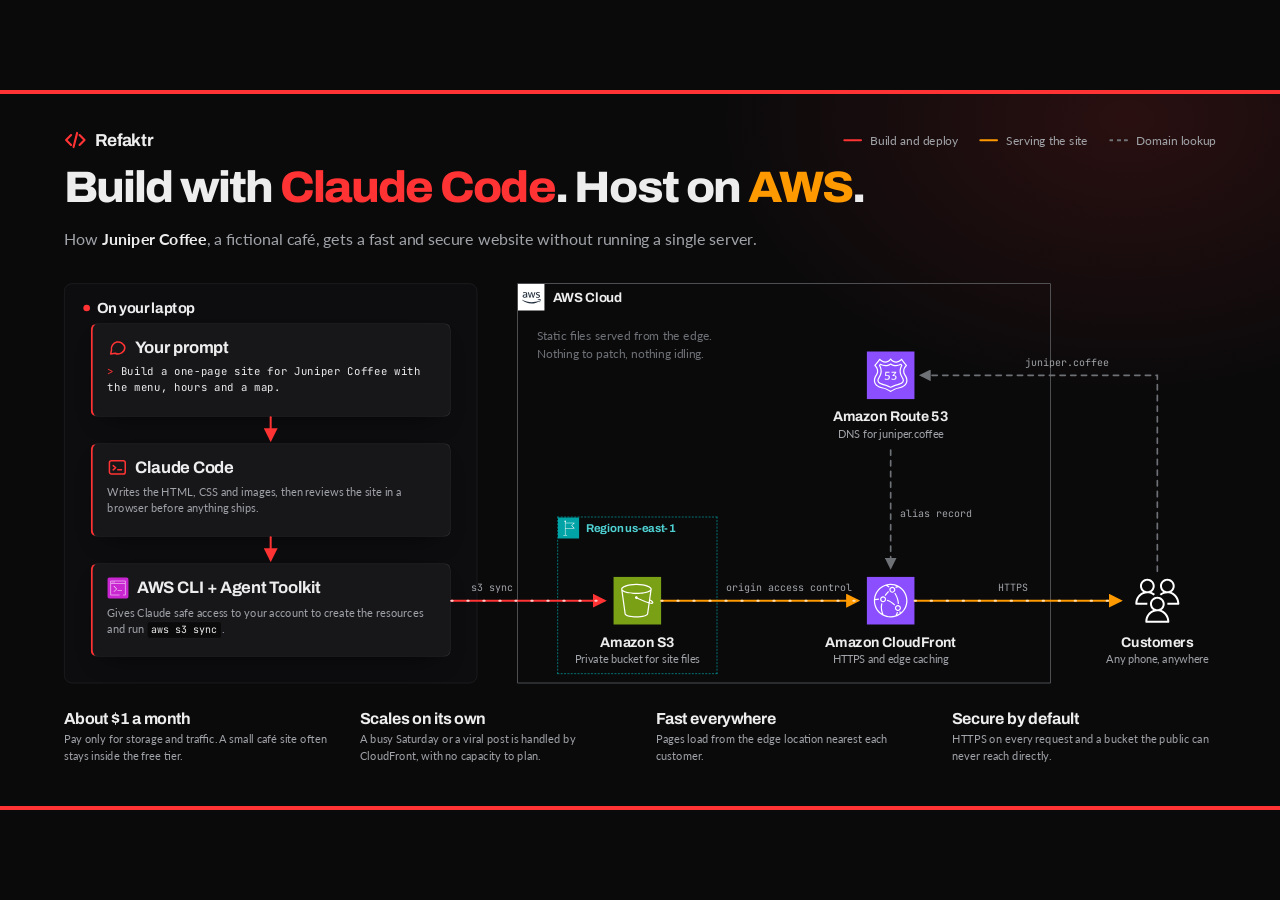
<file: architecture.html>
<!doctype html>
<html lang="en">
<head>
<meta charset="utf-8">
<meta name="viewport" content="width=device-width, initial-scale=1">
<title>Coffee Site Architecture</title>
<link rel="preconnect" href="https://fonts.googleapis.com">
<link rel="preconnect" href="https://fonts.gstatic.com" crossorigin>
<link href="https://fonts.googleapis.com/css2?family=Archivo:wdth,wght@100..125,500..800&family=Lato:wght@400;700&family=JetBrains+Mono:wght@400;500&display=swap" rel="stylesheet">
<style>
  :root {
    --bg: #0a0a0b;
    --surface: #121214;
    --surface-2: #17171a;
    --border: #232326;
    --border-strong: #303034;
    --text: #ededee;
    --text-secondary: #a0a3a8;
    --text-tertiary: #6e7176;
    --red: #ff3333;
    --aws: #ff9900;
    --font-display: "Archivo", "Lato", -apple-system, sans-serif;
    --font-sans: "Lato", -apple-system, BlinkMacSystemFont, "Segoe UI", Helvetica, Arial, sans-serif;
    --font-mono: "JetBrains Mono", ui-monospace, "SF Mono", Menlo, monospace;
  }
  * { box-sizing: border-box; margin: 0; padding: 0; }
  html, body { height: 100%; }
  body {
    background: var(--bg);
    color: var(--text);
    font-family: var(--font-sans);
    overflow: hidden;
    -webkit-font-smoothing: antialiased;
  }

  /* Fixed 1920x1080 stage, scaled to fit any window for screen recording */
  .viewport { position: fixed; inset: 0; overflow: hidden; }
  .stage {
    width: 1920px; height: 1080px;
    position: absolute; left: 50%; top: 50%;
    transform-origin: center center;
    transform: translate(-50%, -50%);
    background:
      radial-gradient(900px 600px at 88% 4%, rgba(255, 51, 51, 0.13), transparent 70%),
      var(--bg);
    overflow: hidden;
  }
  .stage::before, .stage::after {
    content: ""; position: absolute; left: 0; right: 0; height: 6px; background: var(--red);
  }
  .stage::before { top: 0; }
  .stage::after { bottom: 0; }

  /* Header */
  .brand {
    position: absolute; left: 96px; top: 58px;
    display: flex; align-items: center; gap: 12px;
    font-family: var(--font-display); font-weight: 700; font-size: 26px; letter-spacing: -0.02em;
  }
  .brand svg { width: 34px; height: 34px; }
  .headline {
    position: absolute; left: 96px; top: 112px;
    font-family: var(--font-display); font-weight: 800; font-stretch: 105%;
    font-size: 66px; line-height: 1.04; letter-spacing: -0.04em;
  }
  .headline .accent { color: var(--red); }
  .headline .accent-aws { color: var(--aws); }
  .lede {
    position: absolute; left: 96px; top: 206px; max-width: 1240px;
    font-size: 24px; line-height: 1.45; color: var(--text-secondary);
  }
  .lede strong { color: var(--text); font-weight: 700; }

  .legend {
    position: absolute; right: 96px; top: 64px;
    display: flex; gap: 32px; align-items: center;
    font-size: 18px; color: var(--text-secondary);
  }
  .legend span { display: flex; align-items: center; gap: 12px; }
  .legend i { width: 28px; height: 3px; border-radius: 2px; display: block; }
  .legend .l-build i { background: var(--red); }
  .legend .l-aws i { background: var(--aws); }
  .legend .l-dns i { background: repeating-linear-gradient(90deg, var(--text-tertiary) 0 6px, transparent 6px 11px); }

  /* Zones */
  .zone {
    position: absolute; top: 290px; height: 600px;
    border: 1px solid var(--border); border-radius: 12px;
    background: rgba(18, 18, 20, 0.55);
  }
  .zone.build { left: 96px; width: 620px; }
  .zone.aws { left: 776px; width: 1048px; }
  .zone-title {
    position: absolute; left: 28px; top: 24px;
    font-family: var(--font-display); font-weight: 700; font-size: 22px; letter-spacing: -0.01em;
    display: flex; align-items: center; gap: 10px;
  }
  .zone-title::before { content: ""; width: 10px; height: 10px; border-radius: 50%; }
  .zone.build .zone-title::before { background: var(--red); }
  .zone.aws .zone-title::before { background: var(--aws); }
  .zone-note {
    position: absolute; left: 48px; top: 62px; width: 320px;
    font-size: 18px; line-height: 1.5; color: var(--text-tertiary);
  }

  /* Nodes */
  .node {
    position: absolute; height: 140px;
    padding: 20px 22px;
    background: var(--surface-2);
    border: 1px solid var(--border-strong);
    border-radius: 10px;
    box-shadow: 0 18px 40px -24px rgba(0, 0, 0, 0.9);
  }
  .node.build { border-left: 3px solid var(--red); }
  .node.aws { border-left: 3px solid var(--aws); }
  .node.people { border-left: 3px solid var(--text-tertiary); }
  .node-head { display: flex; align-items: center; gap: 12px; margin-bottom: 10px; }
  .node-head svg { width: 30px; height: 30px; flex: none; }
  .node-head svg.aws-icon { width: 32px; height: 32px; border-radius: 4px; }
  .node.build .node-head svg { color: var(--red); }
  .node.aws .node-head svg { color: var(--aws); }
  .node.people .node-head svg { color: var(--text-secondary); }
  .node h3 {
    font-family: var(--font-display); font-weight: 700; font-size: 25px; letter-spacing: -0.02em; line-height: 1.1;
  }
  .node p { font-size: 17px; line-height: 1.42; color: var(--text-secondary); }
  .node code {
    font-family: var(--font-mono); font-size: 15px; color: var(--text);
    background: var(--bg); border: 1px solid var(--border); border-radius: 4px; padding: 2px 6px;
  }
  .node .prompt {
    font-family: var(--font-mono); font-size: 16px; line-height: 1.5; color: var(--text);
  }
  .node .prompt::before { content: "> "; color: var(--red); }


  /* AWS architecture diagram conventions: groups and service icons */
  .aws-cloud {
    position: absolute; left: 776px; top: 290px; width: 800px; height: 600px;
    border: 1.5px solid #6e7176;
  }
  .region {
    position: absolute; left: 836px; top: 640px; width: 240px; height: 236px;
    border: 1.5px dashed #00a4a6;
  }
  .group-head {
    position: absolute; left: 0; top: 0;
    display: flex; align-items: center; gap: 12px;
    font-family: var(--font-display); font-weight: 700; font-size: 20px; letter-spacing: -0.01em;
  }
  .aws-cloud .group-head svg { width: 40px; height: 40px; display: block; }
  .region .group-head { font-size: 17px; color: #4fd1d2; gap: 10px; }
  .region .group-head svg { width: 32px; height: 32px; display: block; }
  .aws-cloud .zone-note { left: 28px; top: 64px; }

  .svc {
    position: absolute; width: 260px; margin-left: -94px;
    display: flex; flex-direction: column; align-items: center; text-align: center;
  }
  .svc .tile { width: 72px; height: 72px; display: block; margin-bottom: 14px; }
  .svc.users .tile { width: 72px; height: 72px; }
  .svc h3 { font-family: var(--font-display); font-weight: 700; font-size: 21px; letter-spacing: -0.015em; line-height: 1.15; }
  .svc p { font-size: 16px; color: var(--text-secondary); margin-top: 4px; }

  /* Connectors */
  svg.wires { position: absolute; inset: 0; width: 1920px; height: 1080px; pointer-events: none; overflow: visible; }
  .wire { fill: none; stroke-width: 3; stroke-linecap: round; }
  .wire.build { stroke: var(--red); }
  .wire.aws { stroke: var(--aws); }
  .wire.dns { stroke: var(--text-tertiary); stroke-dasharray: 8 8; stroke-width: 2.5; }
  .flow { fill: none; stroke-width: 3; stroke-linecap: round; stroke-dasharray: 2 22; opacity: 0.95; }
  .flow.build { stroke: #ffd0d0; }
  .flow.aws { stroke: #ffe2b8; }
  .wire-label {
    font-family: var(--font-mono); font-size: 15px; fill: var(--text-secondary);
  }

  /* Benefits */
  .benefits {
    position: absolute; left: 96px; right: 96px; top: 930px;
    display: grid; grid-template-columns: repeat(4, 1fr); gap: 48px;
  }
  .benefit h4 {
    font-family: var(--font-display); font-weight: 700; font-size: 24px; letter-spacing: -0.02em; margin-bottom: 6px;
  }
  .benefit p { font-size: 17px; line-height: 1.45; color: var(--text-secondary); }

  /* One orchestrated load sequence: pieces arrive in the order the work flows */
  @media (prefers-reduced-motion: no-preference) {
    .seq { opacity: 0; animation: arrive 0.6s cubic-bezier(.2,.7,.2,1) forwards; animation-delay: calc(var(--i) * 180ms + 200ms); }
    @keyframes arrive { from { opacity: 0; transform: translateY(10px); } to { opacity: 1; transform: none; } }
    .flow { animation: travel 1.4s linear infinite; }
    @keyframes travel { to { stroke-dashoffset: -24; } }
  }
  @media (prefers-reduced-motion: reduce) {
    .flow { display: none; }
  }
</style>
</head>
<body>
<div class="viewport">
<main class="stage" id="stage" aria-label="Architecture diagram: a coffee shop website built with Claude Code and hosted on AWS">

  <div class="brand">
    <svg viewBox="0 0 32 32" fill="none" stroke="#ff3333" stroke-width="3" stroke-linecap="round" stroke-linejoin="round" aria-hidden="true">
      <path d="M10 9 3 16l7 7M22 9l7 7-7 7M18.5 6l-5 20"/>
    </svg>
    Refaktr
  </div>

  <h1 class="headline">Build with <span class="accent">Claude Code</span>. Host on <span class="accent-aws">AWS</span>.</h1>
  <p class="lede">How <strong>Juniper Coffee</strong>, a fictional café, gets a fast and secure website without running a single server.</p>

  <div class="legend" aria-label="Legend">
    <span class="l-build"><i></i>Build and deploy</span>
    <span class="l-aws"><i></i>Serving the site</span>
    <span class="l-dns"><i></i>Domain lookup</span>
  </div>

  <!-- Zones -->
  <section class="zone build seq" style="--i:0" aria-label="On your laptop">
    <div class="zone-title">On your laptop</div>
  </section>
  <section class="aws-cloud seq" style="--i:3" aria-label="AWS Cloud">
    <div class="group-head">
      <svg class="aws-badge" viewBox="0 0 40 40" xmlns="http://www.w3.org/2000/svg" aria-hidden="true"><g stroke="none" stroke-width="1" fill="none" fill-rule="evenodd"><rect fill="#FFFFFF" x="0" y="0" width="40" height="40"></rect><path d="M32.6982,23.9008 C33.0592,24.3698 32.2982,26.2998 31.9572,27.1638 C31.8532,27.4258 32.0752,27.5288 32.3072,27.3318 C33.8202,26.0478 34.2122,23.3568 33.9012,22.9688 C33.5942,22.5828 30.9502,22.2518 29.3382,23.4008 C29.0892,23.5778 29.1322,23.8218 29.4072,23.7898 C30.3152,23.6778 32.3382,23.4328 32.6982,23.9008 L32.6982,23.9008 Z M31.8562,25.9098 C32.3742,25.5318 31.9302,24.9688 31.4022,25.1898 C27.8892,26.6538 24.0752,27.3628 20.6022,27.3628 C15.4592,27.3628 10.4752,25.9738 6.4462,23.6678 C6.0942,23.4658 5.8332,23.8228 6.1272,24.0818 C9.8602,27.3978 14.7962,29.3908 20.2742,29.3908 C24.1842,29.3908 28.7252,28.1828 31.8562,25.9098 L31.8562,25.9098 Z M29.7122,20.6948 C29.2142,20.6948 28.7272,20.6418 28.2532,20.5338 C27.7772,20.4248 27.4132,20.3018 27.1602,20.1608 C27.0052,20.0768 26.9082,19.9888 26.8692,19.9028 C26.8312,19.8148 26.8112,19.7288 26.8112,19.6428 L26.8112,19.1738 C26.8112,18.9798 26.8842,18.8808 27.0272,18.8808 C27.0822,18.8808 27.1402,18.8938 27.2002,18.9138 C27.2612,18.9368 27.3412,18.9688 27.4412,19.0118 C27.7612,19.1528 28.1082,19.2598 28.4852,19.3358 C28.8612,19.4108 29.2362,19.4488 29.6112,19.4488 C30.2082,19.4488 30.6692,19.3468 30.9952,19.1408 C31.3222,18.9368 31.4842,18.6458 31.4842,18.2678 C31.4842,18.0078 31.3992,17.7928 31.2272,17.6188 C31.0562,17.4448 30.7382,17.2858 30.2752,17.1338 L28.9002,16.7128 C28.2032,16.4968 27.6982,16.1838 27.3832,15.7748 C27.0682,15.3628 26.9112,14.9158 26.9112,14.4278 C26.9112,14.0408 26.9962,13.6988 27.1692,13.4008 C27.3392,13.1038 27.5642,12.8508 27.8452,12.6398 C28.1302,12.4298 28.4592,12.2718 28.8342,12.1618 C29.2082,12.0548 29.6062,11.9998 30.0262,11.9998 C30.2362,11.9998 30.4492,12.0138 30.6662,12.0408 C30.8812,12.0668 31.0852,12.1028 31.2782,12.1458 C31.4712,12.1908 31.6512,12.2388 31.8162,12.2918 C31.9822,12.3468 32.1142,12.4008 32.2152,12.4538 C32.3462,12.5288 32.4392,12.6048 32.4962,12.6808 C32.5512,12.7558 32.5792,12.8578 32.5792,12.9888 L32.5792,13.4248 C32.5792,13.6198 32.5072,13.7158 32.3622,13.7158 C32.2852,13.7158 32.1652,13.6798 31.9982,13.6038 C31.4582,13.3648 30.8482,13.2478 30.1772,13.2478 C29.6352,13.2478 29.2142,13.3338 28.9162,13.5058 C28.6172,13.6798 28.4682,13.9548 28.4682,14.3328 C28.4682,14.5908 28.5622,14.8098 28.7512,14.9878 C28.9392,15.1658 29.2862,15.3358 29.7952,15.4988 L31.1372,15.9208 C31.8222,16.1348 32.3112,16.4328 32.6032,16.8088 C32.8972,17.1878 33.0442,17.6188 33.0442,18.1038 C33.0442,18.5048 32.9612,18.8638 32.7942,19.1818 C32.6282,19.5008 32.3992,19.7718 32.1052,19.9988 C31.8132,20.2258 31.4632,20.3978 31.0542,20.5168 C30.6442,20.6368 30.1972,20.6948 29.7122,20.6948 L29.7122,20.6948 Z M17.5472,20.4508 C17.3812,20.4508 17.2602,20.4238 17.1822,20.3638 C17.1042,20.3028 17.0382,20.1828 16.9832,19.9988 L14.7612,12.8418 C14.7082,12.6578 14.6792,12.5348 14.6792,12.4708 C14.6792,12.3198 14.7572,12.2438 14.9122,12.2438 L15.8392,12.2438 C16.0162,12.2438 16.1402,12.2738 16.2132,12.3338 C16.2842,12.3918 16.3472,12.5118 16.4022,12.6978 L17.9932,18.8178 L19.4702,12.6978 C19.5142,12.5118 19.5742,12.3918 19.6512,12.3338 C19.7282,12.2738 19.8552,12.2438 20.0312,12.2438 L20.7962,12.2438 C20.9712,12.2438 21.0982,12.2738 21.1762,12.3338 C21.2532,12.3918 21.3142,12.5118 21.3582,12.6978 L22.8512,18.8988 L24.4912,12.6978 C24.5462,12.5118 24.6092,12.3918 24.6812,12.3338 C24.7542,12.2738 24.8772,12.2438 25.0542,12.2438 L25.9322,12.2438 C26.0882,12.2438 26.1652,12.3198 26.1652,12.4708 C26.1652,12.5118 26.1582,12.5618 26.1492,12.6148 C26.1362,12.6708 26.1162,12.7458 26.0812,12.8418 L23.7952,19.9988 C23.7402,20.1828 23.6732,20.3028 23.5952,20.3638 C23.5182,20.4238 23.3962,20.4508 23.2312,20.4508 L22.4182,20.4508 C22.2422,20.4508 22.1152,20.4208 22.0382,20.3568 C21.9612,20.2918 21.9002,20.1658 21.8562,19.9838 L20.3802,14.0238 L18.9232,19.9838 C18.8792,20.1658 18.8172,20.2918 18.7402,20.3568 C18.6622,20.4208 18.5362,20.4508 18.3592,20.4508 L17.5472,20.4508 Z M9.9392,19.4488 C10.2502,19.4488 10.5752,19.3918 10.9182,19.2788 C11.2602,19.1648 11.5582,18.9688 11.8122,18.6868 C11.9682,18.5148 12.0742,18.3178 12.1362,18.0958 C12.1962,17.8758 12.2252,17.6088 12.2252,17.2948 L12.2252,16.9068 C11.9512,16.8418 11.6612,16.7908 11.3562,16.7528 C11.0522,16.7158 10.7572,16.6958 10.4692,16.6958 C9.8402,16.6958 9.3692,16.8198 9.0612,17.0688 C8.7522,17.3168 8.5962,17.6718 8.5962,18.1388 C8.5962,18.5698 8.7132,18.8948 8.9452,19.1168 C9.1772,19.3388 9.5092,19.4488 9.9392,19.4488 L9.9392,19.4488 Z M13.7852,18.0408 C13.7852,18.3858 13.8202,18.6598 13.8922,18.8658 C13.9652,19.0718 14.0672,19.2938 14.1992,19.5298 C14.2432,19.6058 14.2652,19.6758 14.2652,19.7388 C14.2652,19.8378 14.2042,19.9298 14.0832,20.0148 L13.4862,20.4048 C13.3982,20.4578 13.3152,20.4858 13.2382,20.4858 C13.1372,20.4858 13.0442,20.4428 12.9562,20.3568 C12.8222,20.2258 12.7102,20.0838 12.6172,19.9268 C12.5212,19.7708 12.4252,19.5878 12.3262,19.3828 C11.5852,20.2358 10.6582,20.6628 9.5422,20.6628 C8.7462,20.6628 8.1162,20.4428 7.6512,19.9988 C7.1882,19.5568 6.9562,18.9628 6.9562,18.2188 C6.9562,17.4318 7.2432,16.7958 7.8192,16.3158 C8.3922,15.8358 9.1672,15.5948 10.1382,15.5948 C10.4592,15.5948 10.7932,15.6198 11.1412,15.6678 C11.4882,15.7158 11.8512,15.7848 12.2252,15.8708 L12.2252,15.1918 C12.2252,14.4898 12.0782,13.9958 11.7792,13.7088 C11.4812,13.4228 10.9682,13.2808 10.2392,13.2808 C9.9062,13.2808 9.5662,13.3198 9.2182,13.4008 C8.8712,13.4818 8.5302,13.5868 8.1992,13.7158 C8.0442,13.7808 7.9332,13.8218 7.8682,13.8378 C7.8022,13.8538 7.7522,13.8618 7.7192,13.8618 C7.5872,13.8618 7.5192,13.7658 7.5192,13.5698 L7.5192,13.1178 C7.5192,12.9658 7.5432,12.8578 7.5872,12.7948 C7.6312,12.7288 7.7192,12.6638 7.8522,12.5998 C8.1832,12.4368 8.5812,12.2968 9.0442,12.1788 C9.5092,12.0598 10.0002,11.9998 10.5202,11.9998 C11.6462,11.9998 12.4722,12.2528 12.9972,12.7528 C13.5212,13.2548 13.7852,14.0128 13.7852,15.0278 L13.7852,18.0408 Z" fill="#232F3E"></path></g></svg>
      <span>AWS Cloud</span>
    </div>
    <p class="zone-note">Static files served from the edge. Nothing to patch, nothing idling.</p>
  </section>
  <section class="region seq" style="--i:4" aria-label="Region us-east-1">
    <div class="group-head">
      <svg class="region-icon" viewBox="0 0 40 40" xmlns="http://www.w3.org/2000/svg" aria-hidden="true"><g stroke="none" stroke-width="1" fill="none" fill-rule="evenodd"><rect fill="#00A4A6" x="0" y="0" width="40" height="40"></rect><path d="M14,20.026 L14,11.026 L29.293,11.026 L25.146,15.172 C24.951,15.368 24.951,15.684 25.146,15.88 L29.293,20.026 L14,20.026 Z M26.207,15.526 L30.854,10.88 C30.996,10.736 31.039,10.522 30.962,10.335 C30.885,10.148 30.702,10.026 30.5,10.026 L14,10.026 L14,8.97 C14.596,8.76 15.026,8.198 15.026,7.531 C15.026,6.687 14.34,6 13.495,6 C12.65,6 11.963,6.687 11.963,7.531 C11.963,8.201 12.398,8.766 13,8.973 L13,33.026 L10,33.026 L10,34.026 L17,34.026 L17,33.026 L14,33.026 L14,21.026 L30.5,21.026 C30.702,21.026 30.885,20.904 30.962,20.717 C31.039,20.53 30.996,20.316 30.854,20.172 L26.207,15.526 Z" fill="#FFFFFF"></path></g></svg>
      <span>Region us-east-1</span>
    </div>
  </section>

  <!-- Build nodes -->
  <div class="node build seq" style="--i:1; left:136px; top:350px; width:540px;">
    <div class="node-head">
      <svg viewBox="0 0 24 24" fill="none" stroke="currentColor" stroke-width="1.8" stroke-linecap="round" stroke-linejoin="round" aria-hidden="true"><path d="M21 12a8 8 0 0 1-11.6 7.1L4 20l1-4.6A8 8 0 1 1 21 12Z"/></svg>
      <h3>Your prompt</h3>
    </div>
    <p class="prompt">Build a one-page site for Juniper Coffee with the menu, hours and a map.</p>
  </div>

  <div class="node build seq" style="--i:2; left:136px; top:530px; width:540px;">
    <div class="node-head">
      <svg viewBox="0 0 24 24" fill="none" stroke="currentColor" stroke-width="1.8" stroke-linecap="round" stroke-linejoin="round" aria-hidden="true"><rect x="2.5" y="4" width="19" height="16" rx="2.5"/><path d="m7 10 3 2.5L7 15M12.5 15H17"/></svg>
      <h3>Claude Code</h3>
    </div>
    <p>Writes the HTML, CSS and images, then reviews the site in a browser before anything ships.</p>
  </div>

  <div class="node build seq" style="--i:3; left:136px; top:710px; width:540px;">
    <div class="node-head">
      <svg class="aws-icon" viewBox="0 0 80 80" xmlns="http://www.w3.org/2000/svg" aria-hidden="true"><g stroke="none" stroke-width="1" fill="none" fill-rule="evenodd"><g fill="#C925D1"><rect x="0" y="0" width="80" height="80"></rect></g><path d="M12,13 L12,67 L46,67 L46,65 L14,65 L14,23 L66,23 L66,65 L59,65 L59,67 L68,67 L68,13 L12,13 Z M14,21 L66,21 L66,15 L14,15 L14,21 Z M25,19 L27.001,19 L27.001,16.999 L25,16.999 L25,19 Z M21,19 L23,19 L23,16.999 L21,16.999 L21,19 Z M17,19 L19,19 L19,16.999 L17,16.999 L17,19 Z M23.326,33.432 L33.406,43.514 L23.326,53.594 L24.74,55.008 L36.234,43.514 L24.74,32.018 L23.326,33.432 Z M38,51 L55,51 L55,49 L38,49 L38,51 Z" fill="#FFFFFF"></path></g></svg>
      <h3>AWS CLI + Agent Toolkit</h3>
    </div>
    <p>Gives Claude safe access to your account to create the resources and run <code>aws s3 sync</code>.</p>
  </div>

  <!-- AWS services, drawn in the AWS Architecture Icons style -->
  <figure class="svc seq" style="--i:5; left:1300px; top:392px;">
    <svg class="tile" viewBox="0 0 80 80" xmlns="http://www.w3.org/2000/svg" aria-hidden="true"><g stroke="none" stroke-width="1" fill="none" fill-rule="evenodd"><g fill="#8C4FFF"><rect x="0" y="0" width="80" height="80"></rect></g><path d="M48.692,40.6795109 C49.431,41.3627732 49.801,42.2781246 49.801,43.4275659 C49.801,44.678046 49.351,45.6764293 48.452,46.4227159 C47.552,47.1700028 46.343,47.543146 44.826,47.543146 C43.627,47.543146 42.44,47.2870477 41.266,46.7768518 L41.266,45.2452638 C42.657,45.7054405 43.843,45.9345284 44.826,45.9345284 C45.796,45.9345284 46.542,45.7174451 47.065,45.2842788 C47.588,44.8501121 47.849,44.2308744 47.849,43.4275659 C47.849,41.8829729 46.874,41.1106764 44.921,41.1106764 C44.309,41.1106764 43.703,41.1426887 43.103,41.2057129 L43.103,39.9432282 L47.123,35.5585448 L41.458,35.5585448 L41.458,33.9889422 L49.247,33.9889422 L49.247,35.5015229 L45.304,39.6751253 C45.369,39.6621203 45.431,39.656118 45.496,39.656118 L45.687,39.656118 C46.951,39.656118 47.952,39.9972489 48.692,40.6795109 M37.574,40.3453826 C38.351,41.0726618 38.74,42.0740463 38.74,43.349536 C38.74,44.6010165 38.288,45.6124048 37.381,46.3847013 C36.475,47.1569978 35.283,47.543146 33.803,47.543146 C32.503,47.543146 31.284,47.2870477 30.148,46.7768518 L30.148,45.2452638 C31.564,45.7054405 32.776,45.9345284 33.784,45.9345284 C34.754,45.9345284 35.497,45.7154443 36.013,45.2742749 C36.53,44.834106 36.789,44.1998624 36.789,43.3695437 C36.789,42.4631957 36.546,41.8059434 36.061,41.3977867 C35.576,40.9896299 34.785,40.7845512 33.688,40.7845512 C32.897,40.7845512 31.909,40.8495762 30.722,40.976625 L30.722,39.7131399 L31.086,33.9889422 L38.071,33.9889422 L38.071,35.5585448 L32.693,35.5585448 L32.444,39.4450369 C33.146,39.3179882 33.777,39.2539636 34.338,39.2539636 C35.716,39.2539636 36.795,39.617103 37.574,40.3453826 M51.957,54.37777 C47.103,55.250105 42.852,57.2268639 40,58.8374822 C37.147,57.2268639 32.896,55.250105 28.043,54.37777 C26.677,54.1326759 19.869,52.7111302 19.869,48.7756192 C19.869,46.951919 20.522,45.7424547 21.776,43.5826255 C23.274,40.9996338 25.138,37.7843994 25.138,33.1556222 C25.138,29.8473521 24.271,26.6751342 22.559,23.7149977 C22.76,23.4669025 22.965,23.2158061 23.171,22.9627089 C25.707,24.2301955 28.347,24.8724421 31.031,24.8724421 C34.311,24.8724421 37.325,24.0111114 40,22.3114589 C42.674,24.0111114 45.688,24.8724421 48.968,24.8724421 C51.652,24.8724421 54.293,24.2301955 56.829,22.9627089 C57.034,23.2158061 57.239,23.4669025 57.44,23.7149977 C55.728,26.6751342 54.861,29.8473521 54.861,33.1556222 C54.861,37.7843994 56.725,40.9996338 58.226,43.586627 C59.477,45.7424547 60.13,46.951919 60.13,48.7756192 C60.13,52.7111302 53.322,54.1326759 51.957,54.37777 M56.861,33.1556222 C56.861,29.9974097 57.752,26.9702475 59.507,24.1581679 C59.735,23.7950284 59.706,23.3278491 59.434,22.9957216 C58.926,22.3734827 58.393,21.7182311 57.867,21.0669811 C57.562,20.6898363 57.032,20.5857963 56.606,20.8198862 C54.143,22.1814089 51.574,22.8716739 48.968,22.8716739 C45.824,22.8716739 43.077,22.0263494 40.569,20.2886823 C40.227,20.0515912 39.772,20.0515912 39.43,20.2886823 C36.922,22.0263494 34.175,22.8716739 31.031,22.8716739 C28.425,22.8716739 25.856,22.1814089 23.393,20.8198862 C22.968,20.5857963 22.437,20.6898363 22.132,21.0669811 C21.606,21.7182311 21.073,22.3734827 20.565,22.9957216 C20.294,23.3278491 20.264,23.7950284 20.492,24.1581679 C22.248,26.9702475 23.138,29.9974097 23.138,33.1556222 C23.138,37.2461927 21.423,40.2023277 20.045,42.581241 C18.695,44.9041328 17.869,46.4467251 17.869,48.7756192 C17.869,54.1646882 25.385,55.9343677 27.689,56.3475263 C32.549,57.2208616 36.793,59.2806524 39.497,60.8542565 C39.652,60.9452915 39.826,60.9903088 40,60.9903088 C40.173,60.9903088 40.347,60.9452915 40.503,60.8542565 C43.207,59.2806524 47.45,57.2208616 52.31,56.3475263 C54.614,55.9343677 62.13,54.1646882 62.13,48.7756192 C62.13,46.4467251 61.304,44.9041328 59.954,42.5782399 C58.576,40.2023277 56.861,37.2461927 56.861,33.1556222 M52.994,60.1569888 C46.863,61.2594121 41.723,64.556678 40,65.7641416 C38.276,64.556678 33.136,61.2594121 27.005,60.1569888 C14.937,57.9891566 14,50.8974338 14,48.7756192 C14,45.2852792 15.371,42.9233724 16.697,40.6374948 C17.961,38.4596586 19.268,36.2067937 19.268,33.1556222 C19.268,28.3357718 16.485,24.9314648 15.112,23.5459328 C16.556,21.7892584 20.204,17.3415508 22.003,15.0236609 C24.729,17.5966487 27.898,19.0001876 31.031,19.0001876 C34.509,19.0001876 37.385,17.5846441 40,14.5644846 C42.614,17.5846441 45.49,19.0001876 48.968,19.0001876 C52.101,19.0001876 55.27,17.5966487 57.997,15.0236609 C59.796,17.3415508 63.443,21.7892584 64.887,23.5459328 C63.514,24.9314648 60.731,28.3357718 60.731,33.1556222 C60.731,36.2067937 62.039,38.4596586 63.302,40.6374948 C64.629,42.9233724 66,45.2852792 66,48.7756192 C66,50.8974338 65.062,57.9891566 52.994,60.1569888 M65.032,39.6341095 C63.797,37.5052922 62.731,35.6675867 62.731,33.1556222 C62.731,27.867592 66.847,24.4472789 66.887,24.4152666 C67.094,24.2472021 67.226,24.0031083 67.254,23.7370062 C67.28,23.470904 67.2,23.2058022 67.03,22.9997231 C66.963,22.9196924 60.408,14.9726413 58.906,12.9138509 C58.73,12.6727583 58.457,12.5227007 58.159,12.5046938 C57.86,12.4826853 57.572,12.601731 57.368,12.8198148 C54.848,15.5148495 51.866,16.9994194 48.968,16.9994194 C45.764,16.9994194 43.244,15.5718713 40.794,12.3706423 C40.415,11.8764526 39.585,11.8764526 39.206,12.3706423 C36.755,15.5718713 34.235,16.9994194 31.031,16.9994194 C28.133,16.9994194 25.151,15.5148495 22.631,12.8198148 C22.427,12.601731 22.137,12.4776834 21.84,12.5046938 C21.543,12.5227007 21.269,12.6727583 21.093,12.9138509 C19.591,14.9726413 13.036,22.9196924 12.969,22.9997231 C12.8,23.2058022 12.72,23.470904 12.747,23.7360058 C12.773,24.0011076 12.904,24.2452013 13.11,24.4132658 C13.152,24.4472789 17.268,27.867592 17.268,33.1556222 C17.268,35.6675867 16.202,37.5052922 14.967,39.6341095 C13.576,42.0310298 12,44.7470725 12,48.7756192 C12,55.487196 17.477,60.4781121 26.652,62.1267451 C33.559,63.3682217 39.334,67.7489036 39.391,67.7939209 C39.57,67.9309735 39.785,68 40,68 C40.214,68 40.429,67.9309735 40.609,67.7929205 C40.667,67.7489036 46.422,63.3712229 53.347,62.1267451 C62.522,60.4781121 68,55.487196 68,48.7756192 C68,44.7470725 66.423,42.0310298 65.032,39.6341095" fill="#FFFFFF"></path></g></svg>
    <figcaption><h3>Amazon Route 53</h3><p>DNS for juniper.coffee</p></figcaption>
  </figure>

  <figure class="svc seq" style="--i:5; left:920px; top:730px;">
    <svg class="tile" viewBox="0 0 80 80" xmlns="http://www.w3.org/2000/svg" aria-hidden="true"><g stroke="none" stroke-width="1" fill="none" fill-rule="evenodd"><g fill="#7AA116"><rect x="0" y="0" width="80" height="80"></rect></g><g transform="translate(12.999900, 11.999600)" fill="#FFFFFF"><path d="M47.836,30.893 L48.22,28.189 C51.761,30.31 51.807,31.186 51.8060132,31.21 C51.8,31.215 51.196,31.719 47.836,30.893 L47.836,30.893 Z M45.893,30.353 C39.773,28.501 31.25,24.591 27.801,22.961 C27.801,22.947 27.805,22.934 27.805,22.92 C27.805,21.595 26.727,20.517 25.401,20.517 C24.077,20.517 22.999,21.595 22.999,22.92 C22.999,24.245 24.077,25.323 25.401,25.323 C25.983,25.323 26.511,25.106 26.928,24.761 C30.986,26.682 39.443,30.535 45.608,32.355 L43.17,49.561 C43.163,49.608 43.16,49.655 43.16,49.702 C43.16,51.217 36.453,54 25.494,54 C14.419,54 7.641,51.217 7.641,49.702 C7.641,49.656 7.638,49.611 7.632,49.566 L2.538,12.359 C6.947,15.394 16.43,17 25.5,17 C34.556,17 44.023,15.4 48.441,12.374 L45.893,30.353 Z M2,8.478 C2.072,7.162 9.634,2 25.5,2 C41.364,2 48.927,7.161 49,8.478 L49,8.927 C48.13,11.878 38.33,15 25.5,15 C12.648,15 2.843,11.868 2,8.913 L2,8.478 Z M51,8.5 C51,5.035 41.066,0 25.5,0 C9.934,0 0,5.035 0,8.5 L0.094,9.254 L5.642,49.778 C5.775,54.31 17.861,56 25.494,56 C34.966,56 45.029,53.822 45.159,49.781 L47.555,32.884 C48.888,33.203 49.985,33.366 50.866,33.366 C52.049,33.366 52.849,33.077 53.334,32.499 C53.732,32.025 53.884,31.451 53.77,30.84 C53.511,29.456 51.868,27.964 48.522,26.055 L50.898,9.293 L51,8.5 Z"></path></g></g></svg>
    <figcaption><h3>Amazon S3</h3><p>Private bucket for site files</p></figcaption>
  </figure>

  <figure class="svc seq" style="--i:6; left:1300px; top:730px;">
    <svg class="tile" viewBox="0 0 80 80" xmlns="http://www.w3.org/2000/svg" aria-hidden="true"><g stroke="none" stroke-width="1" fill="none" fill-rule="evenodd"><g fill="#8C4FFF"><rect x="0" y="0" width="80" height="80"></rect></g><path d="M55.122,52.123 C55.122,50.469 53.776,49.123 52.122,49.123 C50.468,49.123 49.122,50.469 49.122,52.123 C49.122,53.777 50.468,55.123 52.122,55.123 C53.776,55.123 55.122,53.777 55.122,52.123 L55.122,52.123 Z M57.122,52.123 C57.122,54.88 54.879,57.123 52.122,57.123 C49.365,57.123 47.122,54.88 47.122,52.123 C47.122,49.366 49.365,47.123 52.122,47.123 C54.879,47.123 57.122,49.366 57.122,52.123 L57.122,52.123 Z M30.392,37.692 C30.392,36.038 29.046,34.692 27.392,34.692 C25.737,34.692 24.392,36.038 24.392,37.692 C24.392,39.346 25.737,40.692 27.392,40.692 C29.046,40.692 30.392,39.346 30.392,37.692 L30.392,37.692 Z M32.392,37.692 C32.392,40.449 30.148,42.692 27.392,42.692 C24.635,42.692 22.392,40.449 22.392,37.692 C22.392,34.935 24.635,32.692 27.392,32.692 C30.148,32.692 32.392,34.935 32.392,37.692 L32.392,37.692 Z M39.73,22.007 C39.73,23.661 41.076,25.007 42.73,25.007 C44.385,25.007 45.73,23.661 45.73,22.007 C45.73,20.352 44.385,19.007 42.73,19.007 C41.076,19.007 39.73,20.352 39.73,22.007 L39.73,22.007 Z M37.73,22.007 C37.73,19.25 39.974,17.007 42.73,17.007 C45.487,17.007 47.73,19.25 47.73,22.007 C47.73,24.764 45.487,27.007 42.73,27.007 C39.974,27.007 37.73,24.764 37.73,22.007 L37.73,22.007 Z M66,40 C66,30.727 61.028,22.148 53.012,17.509 C51.575,17.799 50.185,18.196 48.451,18.823 L47.771,16.942 C48.676,16.616 49.486,16.352 50.266,16.126 C47.046,14.737 43.548,14 40,14 C38.311,14 36.649,14.175 35.025,14.492 C36.201,15.18 37.244,15.866 38.257,16.634 L37.048,18.227 C35.62,17.145 34.14,16.228 32.197,15.21 C22.378,18.298 15.306,26.958 14.183,37.128 C16.242,36.711 18.219,36.484 20.414,36.43 L20.463,38.429 C18.163,38.486 16.187,38.73 14.027,39.205 C14.018,39.47 14,39.738 14,40 C14,48.658 18.283,56.636 25.327,61.447 C24.074,57.716 23.45,54.19 23.45,50.746 C23.45,48.782 23.788,47.169 24.145,45.462 C24.228,45.067 24.312,44.665 24.394,44.248 L26.357,44.635 C26.273,45.059 26.187,45.47 26.103,45.873 C25.753,47.545 25.45,48.989 25.45,50.746 C25.45,54.654 26.308,58.695 28.054,63.083 C31.773,65.014 35.789,66 40,66 C42.756,66 45.446,65.56 48.012,64.714 C49.019,62.727 49.766,60.852 50.39,58.699 L52.311,59.256 C51.855,60.826 51.332,62.253 50.709,63.677 C52.323,62.951 53.85,62.053 55.283,61.005 C54.938,60.159 54.568,59.318 54.159,58.499 L55.948,57.604 C56.296,58.3 56.615,59.012 56.92,59.728 C62.705,54.775 66,47.66 66,40 L66,40 Z M68,40 C68,48.727 64.034,56.799 57.121,62.149 C55.409,63.479 53.552,64.583 51.589,65.472 C50.756,65.85 49.908,66.2 49.036,66.494 C46.156,67.493 43.113,68 40,68 C35.4,68 30.832,66.854 26.788,64.686 C17.667,59.806 12,50.347 12,40 C12,39.314 12.018,38.792 12.059,38.309 C12.74,26.625 20.756,16.512 32.001,13.166 C34.562,12.393 37.255,12 40,12 C44.808,12 49.539,13.238 53.684,15.579 C62.513,20.525 68,29.884 68,40 L68,40 Z M37.314,25.463 L36,23.956 C33.758,25.912 32.014,27.989 29.977,31.126 L31.655,32.215 C33.583,29.244 35.223,27.288 37.314,25.463 L37.314,25.463 Z M34.275,38.427 L33.625,40.318 C38.218,41.895 42.225,44.411 46.234,48.236 L47.615,46.789 C43.389,42.758 39.15,40.101 34.275,38.427 L34.275,38.427 Z M47.646,26.668 C51.398,32.39 53.511,38.671 53.925,45.338 L51.929,45.462 C51.536,39.146 49.533,33.192 45.975,27.765 L47.646,26.668 Z" fill="#FFFFFF"></path></g></svg>
    <figcaption><h3>Amazon CloudFront</h3><p>HTTPS and edge caching</p></figcaption>
  </figure>

  <figure class="svc users seq" style="--i:7; left:1700px; top:730px;">
    <svg class="tile" viewBox="0 0 48 48" xmlns="http://www.w3.org/2000/svg" aria-hidden="true"><g stroke="none" stroke-width="1" fill="none" fill-rule="evenodd"><path d="M28.639,9.286 C28.639,6.371 31.052,4 34.019,4 C36.985,4 39.397,6.371 39.397,9.286 C39.397,12.201 36.985,14.572 34.019,14.572 C31.052,14.572 28.639,12.201 28.639,9.286 L28.639,9.286 Z M40.163,16.334 C39.516,15.932 38.833,15.6 38.128,15.333 C40.098,14.023 41.397,11.802 41.397,9.286 C41.397,5.269 38.087,2 34.019,2 C29.95,2 26.639,5.269 26.639,9.286 C26.639,11.796 27.932,14.014 29.895,15.325 C28.614,15.808 27.41,16.515 26.349,17.425 L27.652,18.943 C29.434,17.414 31.689,16.572 34,16.572 C35.802,16.572 37.569,17.077 39.109,18.033 C41.849,19.735 43.647,22.725 43.953,26 L34,26 L34,28 L45,28 C45.553,28 46,27.553 46,27 C46,22.657 43.764,18.57 40.163,16.334 L40.163,16.334 Z M8.639,9.286 C8.639,6.371 11.052,4 14.019,4 C16.985,4 19.397,6.371 19.397,9.286 C19.397,12.201 16.985,14.572 14.019,14.572 C11.052,14.572 8.639,12.201 8.639,9.286 L8.639,9.286 Z M14,26 L4.046,26 C4.53,20.717 8.81,16.572 14,16.572 C15.802,16.572 17.569,17.077 19.109,18.033 C19.541,18.302 19.958,18.608 20.349,18.943 L21.652,17.426 C21.184,17.024 20.684,16.657 20.163,16.334 C19.516,15.932 18.833,15.6 18.128,15.333 C20.098,14.023 21.397,11.802 21.397,9.286 C21.397,5.269 18.087,2 14.019,2 C9.95,2 6.639,5.269 6.639,9.286 C6.639,11.801 7.937,14.023 9.907,15.332 C5.302,17.071 2,21.638 2,27 C2,27.553 2.448,28 3,28 L14,28 L14,26 Z M14.046,44 C14.53,38.717 18.81,34.572 24,34.572 C25.802,34.572 27.569,35.077 29.109,36.033 C31.849,37.735 33.647,40.725 33.953,44 L14.046,44 Z M18.639,27.286 C18.639,24.371 21.052,22 24.019,22 C26.985,22 29.397,24.371 29.397,27.286 C29.397,30.201 26.985,32.572 24.019,32.572 C21.052,32.572 18.639,30.201 18.639,27.286 L18.639,27.286 Z M30.163,34.334 C29.516,33.932 28.833,33.6 28.128,33.333 C30.098,32.023 31.397,29.802 31.397,27.286 C31.397,23.269 28.087,20 24.019,20 C19.95,20 16.639,23.269 16.639,27.286 C16.639,29.801 17.937,32.023 19.907,33.332 C15.302,35.071 12,39.638 12,45 C12,45.553 12.448,46 13,46 L35,46 C35.553,46 36,45.553 36,45 C36,40.657 33.764,36.57 30.163,34.334 L30.163,34.334 Z" fill="#FFFFFF"></path></g></svg>
    <figcaption><h3>Customers</h3><p>Any phone, anywhere</p></figcaption>
  </figure>

  <!-- Connectors -->
  <svg class="wires seq" style="--i:4" viewBox="0 0 1920 1080" aria-hidden="true">
    <defs>
      <marker id="ah-red" viewBox="0 0 10 10" refX="8" refY="5" markerWidth="7" markerHeight="7" orient="auto-start-reverse"><path d="M0 0 10 5 0 10z" fill="#ff3333"/></marker>
      <marker id="ah-aws" viewBox="0 0 10 10" refX="8" refY="5" markerWidth="7" markerHeight="7" orient="auto-start-reverse"><path d="M0 0 10 5 0 10z" fill="#ff9900"/></marker>
      <marker id="ah-dns" viewBox="0 0 10 10" refX="8" refY="5" markerWidth="7" markerHeight="7" orient="auto-start-reverse"><path d="M0 0 10 5 0 10z" fill="#6e7176"/></marker>
    </defs>

    <!-- build chain -->
    <path class="wire build" d="M406 491 V524" marker-end="url(#ah-red)"/>
    <path class="wire build" d="M406 671 V704" marker-end="url(#ah-red)"/>
    <!-- deploy to S3 -->
    <path class="wire build" d="M677 766 H906" marker-end="url(#ah-red)"/>
    <path class="flow build" d="M677 766 H906"/>
    <text class="wire-label" x="738" y="752" text-anchor="middle">s3 sync</text>

    <!-- S3 to CloudFront to customers -->
    <path class="wire aws" d="M992 766 H1286" marker-end="url(#ah-aws)"/>
    <path class="flow aws" d="M992 766 H1286"/>
    <text class="wire-label" x="1183" y="752" text-anchor="middle">origin access control</text>
    <path class="wire aws" d="M1372 766 H1680" marker-end="url(#ah-aws)"/>
    <path class="flow aws" d="M1372 766 H1680"/>
    <text class="wire-label" x="1520" y="752" text-anchor="middle">HTTPS</text>

    <!-- DNS: customer looks up the domain, Route 53 answers with CloudFront -->
    <path class="wire dns" d="M1736 722 V428 H1382" marker-end="url(#ah-dns)"/>
    <text class="wire-label" x="1600" y="414" text-anchor="middle">juniper.coffee</text>
    <path class="wire dns" d="M1336 540 V716" marker-end="url(#ah-dns)"/>
    <text class="wire-label" x="1350" y="640">alias record</text>
  </svg>

  <!-- Benefits -->
  <div class="benefits">
    <div class="benefit seq" style="--i:7">
      <h4>About $1 a month</h4>
      <p>Pay only for storage and traffic. A small café site often stays inside the free tier.</p>
    </div>
    <div class="benefit seq" style="--i:7">
      <h4>Scales on its own</h4>
      <p>A busy Saturday or a viral post is handled by CloudFront, with no capacity to plan.</p>
    </div>
    <div class="benefit seq" style="--i:7">
      <h4>Fast everywhere</h4>
      <p>Pages load from the edge location nearest each customer.</p>
    </div>
    <div class="benefit seq" style="--i:7">
      <h4>Secure by default</h4>
      <p>HTTPS on every request and a bucket the public can never reach directly.</p>
    </div>
  </div>
</main>
</div>
<script>
  const stage = document.getElementById('stage');
  function fit() {
    const s = Math.min(window.innerWidth / 1920, window.innerHeight / 1080);
    stage.style.transform = `translate(-50%, -50%) scale(${s})`;
  }
  window.addEventListener('resize', fit);
  fit();
</script>
</body>
</html>
</file>
<file: site/styles.css>
@font-face {
  font-family: "Newsreader";
  src: url("assets/fonts/newsreader-roman.woff2") format("woff2");
  font-weight: 200 800; font-style: normal; font-display: swap;
}
@font-face {
  font-family: "Newsreader";
  src: url("assets/fonts/newsreader-italic.woff2") format("woff2");
  font-weight: 200 800; font-style: italic; font-display: swap;
}
@font-face {
  font-family: "Schibsted Grotesk";
  src: url("assets/fonts/schibsted-grotesk.woff2") format("woff2");
  font-weight: 400 900; font-style: normal; font-display: swap;
}

:root {
  color-scheme: dark;

  /* The shop after dark: roast-brown night, berry-blue accent, fog lit by streetlamps. */
  --bg: #1C1916;
  --surface: #26221E;
  --deep: #12100E;
  --text: #ECE6DD;
  --text-soft: #B5ABA0;
  --text-faint: #8A8078;
  --accent: #9DAAD0;
  --sprig: #8E9886;
  --line: #3A342E;

  --serif: "Newsreader", "Iowan Old Style", "Palatino Linotype", Georgia, serif;
  --sans: "Schibsted Grotesk", system-ui, -apple-system, "Segoe UI", sans-serif;

  /* Type scale: ratio 1.333 from an 19px serif base */
  --step-0: 1.1875rem;
  --step-1: 1.5rem;
  --step-2: 2rem;
  --step-3: clamp(2.25rem, 1.6rem + 2.6vw, 3.5rem);
  --step-hero: clamp(3.5rem, 0.5rem + 10vw, 12rem);

  --gutter: clamp(1.25rem, 4vw, 4rem);
  --section: clamp(5rem, 11vw, 10rem);
  --measure: 34em;
}

*, *::before, *::after { box-sizing: border-box; }
html { scroll-behavior: smooth; -webkit-text-size-adjust: 100%; }
body {
  margin: 0;
  background: var(--bg);
  color: var(--text);
  font-family: var(--serif);
  font-size: var(--step-0);
  line-height: 1.6;
  font-optical-sizing: auto;
  -webkit-font-smoothing: antialiased;
}
h1, h2, h3, p, figure, blockquote, address, ul { margin: 0; }
ul { padding: 0; list-style: none; }
a { color: inherit; }
:focus-visible { outline: 2px solid var(--accent); outline-offset: 4px; border-radius: 2px; }

.skip {
  position: absolute; left: var(--gutter); top: -4rem;
  background: var(--text); color: var(--surface); padding: .6rem 1rem;
  font-family: var(--sans); font-size: 1rem; z-index: 20;
}
.skip:focus { top: 1rem; }

/* Header */
.site-header {
  position: sticky; top: 0; z-index: 10;
  display: flex; justify-content: space-between; align-items: center;
  padding: 1.1rem var(--gutter);
  background: color-mix(in srgb, var(--bg) 88%, transparent);
  backdrop-filter: blur(10px);
  -webkit-backdrop-filter: blur(10px);
  border-bottom: 1px solid transparent;
  transition: border-color .3s;
}
.site-header.scrolled { border-bottom-color: var(--line); }
.wordmark {
  display: inline-flex; align-items: center; gap: .55rem;
  font-family: var(--serif); font-weight: 600; font-size: 1.35rem; letter-spacing: -0.01em;
  text-decoration: none;
}
.wordmark svg { width: 1.6rem; height: 1.6rem; }
.site-header nav { display: flex; gap: clamp(1.25rem, 3vw, 2.5rem); }
.site-header nav a {
  font-family: var(--sans); font-size: 1rem; font-weight: 500;
  text-decoration: none; padding: .25rem 0;
  background: linear-gradient(currentColor, currentColor) 0 100% / 0 1.5px no-repeat;
  transition: background-size .25s;
}
.site-header nav a:hover { background-size: 100% 1.5px; }

/* Hero */
.hero {
  position: relative; overflow: hidden;
  min-height: min(calc(100svh - 4.2rem), 54rem);
  display: flex; flex-direction: column; justify-content: flex-end;
  padding: 3rem var(--gutter) clamp(2.5rem, 6vw, 5rem);
}
.hero h1 {
  position: relative; z-index: 1;
  font-weight: 300; font-size: var(--step-hero);
  font-variation-settings: "opsz" 72;
  line-height: .9; letter-spacing: -0.045em;
  max-width: 8.6em;
  text-wrap: balance;
}
.hero-foot {
  position: relative; z-index: 2;
  display: grid; grid-template-columns: minmax(0, 30rem) auto; justify-content: space-between; align-items: end;
  gap: 2rem 4rem;
  margin-top: clamp(2rem, 5vw, 4rem);
  padding-top: 1.5rem;
  border-top: 1px solid var(--line);
}
.lede { font-size: var(--step-1); line-height: 1.4; color: var(--text-soft); }
.hero-status { display: flex; flex-direction: column; align-items: flex-start; gap: 1rem; }

.status {
  display: inline-flex; align-items: center; gap: .6rem;
  font-family: var(--sans); font-size: 1rem; font-weight: 500;
}
.status .dot { width: .6rem; height: .6rem; border-radius: 50%; background: var(--sprig); }
.status.is-open .dot { background: #7FB08A; box-shadow: 0 0 0 4px rgba(127, 176, 138, .18); }
.status.is-closed .dot { background: #6E655D; }

.button {
  display: inline-block;
  font-family: var(--sans); font-size: 1rem; font-weight: 600;
  color: var(--surface); background: var(--text);
  padding: .85rem 1.4rem; border-radius: 999px; text-decoration: none;
  transition: background-color .2s, transform .2s;
}
.button:hover { background: var(--accent); }
.button:active { transform: translateY(1px); }

/* The fog: one load moment. It drifts across the headline, then clears. */
.fog { position: absolute; inset: -10% -20%; pointer-events: none; z-index: 2; }
.fog span {
  position: absolute; border-radius: 50%;
  background: radial-gradient(closest-side, rgba(74, 68, 62, .95), rgba(74, 68, 62, 0));
  opacity: 0;
}
.fog span:nth-child(1) { width: 90vw; height: 60vh; left: -5%; top: 30%; }
.fog span:nth-child(2) { width: 80vw; height: 50vh; left: 35%; top: 45%; }
.fog span:nth-child(3) { width: 70vw; height: 45vh; left: 10%; top: 55%; }

@media (prefers-reduced-motion: no-preference) {
  .hero h1, .hero .sprig { animation: clear 2.8s cubic-bezier(.3, .1, .2, 1) .2s both; }
  .hero .sprig { animation-delay: .5s; }
  .fog span { animation: drift 3.6s cubic-bezier(.4, 0, .2, 1) both; }
  .fog span:nth-child(2) { animation-delay: .15s; animation-name: drift-left; }
  .fog span:nth-child(3) { animation-delay: .3s; }
  .hero-foot { animation: settle 1s ease 1.9s both; }
  @keyframes clear {
    from { filter: blur(14px); opacity: .35; }
    to { filter: blur(0); opacity: 1; }
  }
  @keyframes drift {
    0% { opacity: 1; transform: translateX(0); }
    100% { opacity: 0; transform: translateX(22vw); }
  }
  @keyframes drift-left {
    0% { opacity: 1; transform: translateX(0); }
    100% { opacity: 0; transform: translateX(-22vw); }
  }
  @keyframes settle { from { opacity: 0; } to { opacity: 1; } }
}

/* Sections */
section:not(.hero) { padding: var(--section) var(--gutter) 0; }
h2 {
  font-weight: 400; font-size: var(--step-3);
  font-variation-settings: "opsz" 60;
  line-height: 1.02; letter-spacing: -0.03em;
}

/* Story */
.story {
  display: grid; grid-template-columns: minmax(0, 7fr) minmax(0, 4fr); gap: 3rem var(--gutter); align-items: center;
}
.story-text h2 { margin-bottom: 2rem; max-width: 12em; }
.story-text p { max-width: var(--measure); line-height: 1.7; }
.story-text p + p { margin-top: 1.1em; }
.hero .sprig {
  position: absolute; z-index: 0;
  right: var(--gutter); top: clamp(1rem, 3vw, 2.5rem);
  width: min(25vw, 24rem); aspect-ratio: 320 / 420;
}
.hero .sprig svg { width: 100%; height: 100%; display: block; }

.facts { display: grid; gap: 0; align-self: end; font-family: var(--sans); font-size: 1rem; }
.facts div { display: grid; grid-template-columns: 6.5rem 1fr; gap: 1rem; padding: .9rem 0; border-top: 1px solid var(--line); }
.facts div:last-child { border-bottom: 1px solid var(--line); }
.facts dt { color: var(--accent); font-weight: 600; }
.facts dd { margin: 0; }

/* Menu */
.menu-head { display: flex; flex-wrap: wrap; justify-content: space-between; align-items: baseline; gap: 1rem 3rem; margin-bottom: clamp(2.5rem, 5vw, 4rem); }
.menu-head p { max-width: 24em; color: var(--text-soft); }
.menu-groups {
  display: grid; grid-template-columns: repeat(2, minmax(0, 1fr)); gap: 0 var(--gutter);
  background: var(--surface);
  padding: clamp(1.5rem, 4vw, 3.5rem);
  border-radius: 6px;
}
.menu-group h3 {
  font-family: var(--sans); font-size: 1rem; font-weight: 600; color: var(--accent);
  padding-bottom: .9rem; border-bottom: 1.5px solid var(--text);
}
.menu-group li { padding: 1.4rem 0; border-bottom: 1px solid var(--line); }
.menu-group li:last-child { border-bottom: 0; }
.item { display: flex; justify-content: space-between; align-items: baseline; gap: 1rem; }
.item .name { font-size: var(--step-1); font-weight: 500; letter-spacing: -0.015em; line-height: 1.25; }
.item .price { font-family: var(--sans); font-size: 1rem; font-weight: 500; }
.menu-group li p { margin-top: .35rem; color: var(--text-soft); max-width: 30em; font-size: 1.0625rem; line-height: 1.55; }

/* Visit */
.visit { display: grid; grid-template-columns: minmax(0, 5fr) minmax(0, 7fr); gap: 3rem var(--gutter); align-items: start; }
.visit h2 { margin-bottom: 1.75rem; }
address { font-style: normal; font-size: var(--step-1); line-height: 1.4; }
.transit { margin-top: 1.25rem; color: var(--text-soft); max-width: 26em; }
.hours { margin: 2rem 0 1.25rem; border-collapse: collapse; width: 100%; max-width: 26rem; font-family: var(--sans); font-size: 1rem; }
.hours caption { text-align: left; font-weight: 600; color: var(--accent); padding-bottom: .6rem; }
.hours th, .hours td { text-align: left; padding: .7rem 0; border-top: 1px solid var(--line); font-weight: 400; }
.hours td { text-align: right; }
.hours tr.today th, .hours tr.today td { font-weight: 600; }
.map { border-radius: 6px; overflow: hidden; }
.map svg { display: block; width: 100%; height: auto; }

/* Quotes */
.quotes h2 { margin-bottom: clamp(2.5rem, 5vw, 4rem); }
.quote-list { display: grid; grid-template-columns: repeat(3, minmax(0, 1fr)); gap: 3rem var(--gutter); }
.quote-list figure { border-top: 1.5px solid var(--text); padding-top: 1.5rem; }
.quote-list figure:nth-child(2) { margin-top: 3rem; }
.quote-list figure:nth-child(3) { margin-top: 6rem; }
blockquote {
  font-style: italic; font-weight: 400; font-size: var(--step-2);
  font-variation-settings: "opsz" 36;
  line-height: 1.18; letter-spacing: -0.02em;
}
figcaption { margin-top: 1.25rem; font-family: var(--sans); font-size: 1rem; color: var(--text-soft); }

/* Footer */
.site-footer {
  margin-top: var(--section);
  background: var(--deep); color: var(--text-soft);
  padding: clamp(3rem, 7vw, 5rem) var(--gutter) 2.5rem;
  display: grid; grid-template-columns: 1fr auto; gap: 1.5rem 3rem; align-items: end;
  font-family: var(--sans); font-size: 1rem; line-height: 1.6;
}
.footer-mark {
  grid-column: 1 / -1;
  font-family: var(--serif); font-weight: 300; font-size: clamp(3rem, 10vw, 8rem);
  font-variation-settings: "opsz" 72;
  letter-spacing: -0.045em; line-height: .9; color: var(--text);
}
.site-footer .fine { color: var(--text-faint); text-align: right; }

/* Tablet and phone */
@media (max-width: 900px) {
  .story, .visit { grid-template-columns: 1fr; }
  .hero .sprig { width: auto; height: 44%; right: -1.5rem; top: 1.5rem; }
  .quote-list { grid-template-columns: 1fr; gap: 2.5rem; }
  .quote-list figure:nth-child(n) { margin-top: 0; }
}
@media (max-width: 720px) {
  .hero-foot { grid-template-columns: 1fr; }
  .menu-groups { grid-template-columns: 1fr; gap: 2.5rem; }
  .site-footer { grid-template-columns: 1fr; }
  .site-footer .fine { text-align: left; }
}
@media (max-width: 420px) {
  .wordmark { font-size: 1.15rem; }
  .site-header nav { gap: 1rem; }
}
</file>
